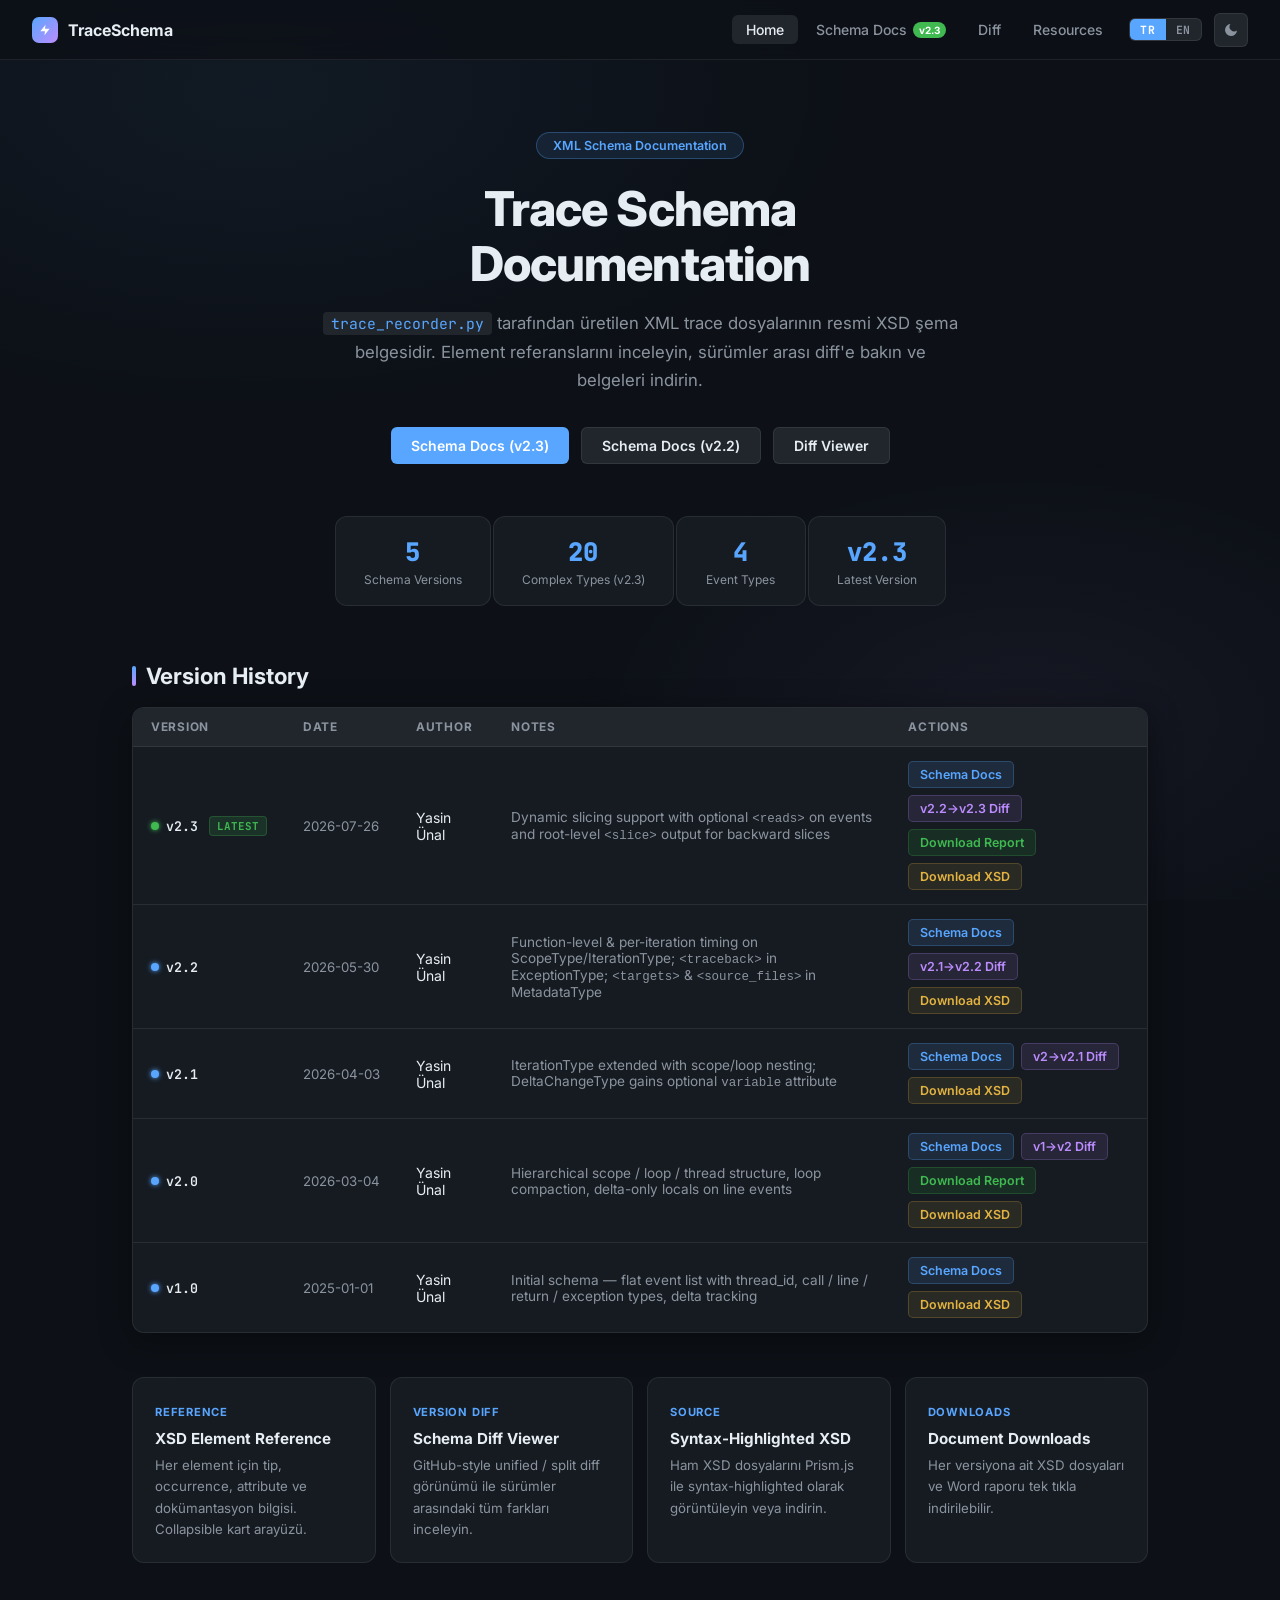
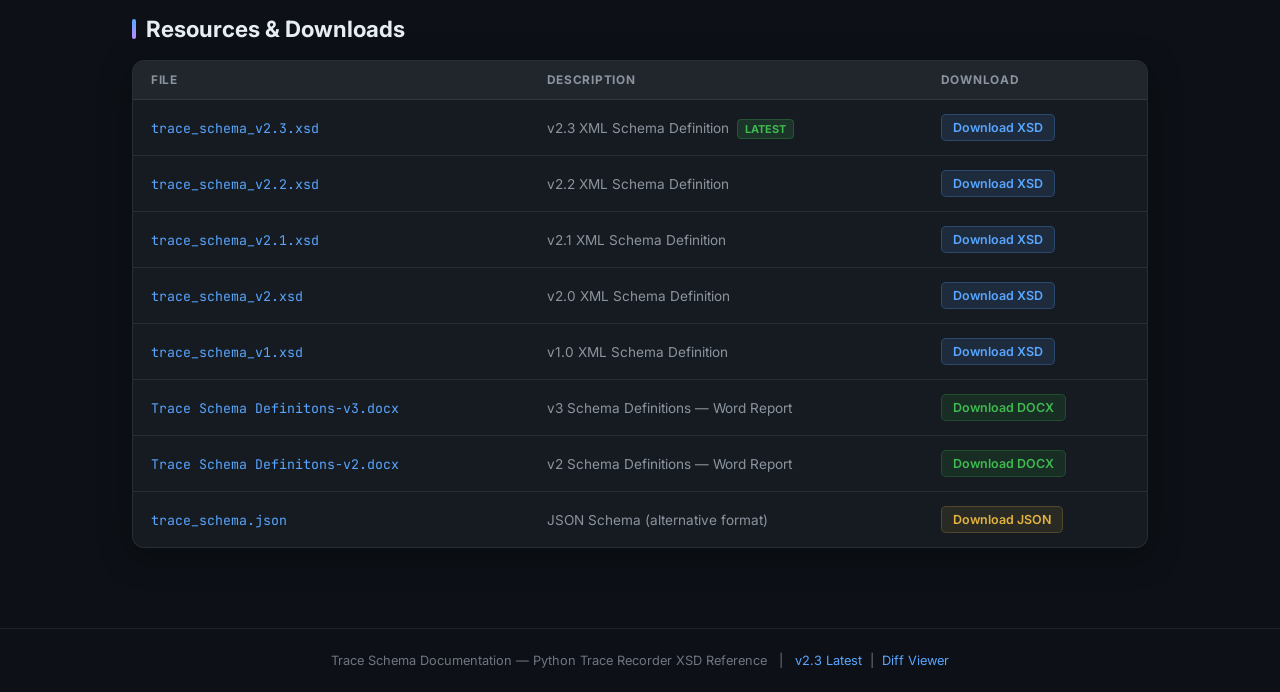
<file: index.html>
<!DOCTYPE html>
<html lang="en" data-theme="dark">
<head>
    <script>document.documentElement.setAttribute('data-lang', localStorage.getItem('ts-lang') || 'tr');</script>
    <meta charset="UTF-8" />
    <meta name="viewport" content="width=device-width, initial-scale=1.0" />
    <title>Trace Schema Documentation</title>
    <meta name="description"
        content="Official documentation for the Python Trace Recorder XML Schema (XSD). Browse schema versions, view element references, and compare version diffs." />
    <link rel="preconnect" href="https://fonts.googleapis.com" />
    <link rel="preconnect" href="https://fonts.gstatic.com" crossorigin />
    <link
        href="https://fonts.googleapis.com/css2?family=Inter:wght@300;400;500;600;700;800&family=JetBrains+Mono:wght@400;500&display=swap"
        rel="stylesheet" />
    <style>
        *,
        *::before,
        *::after {
            box-sizing: border-box;
            margin: 0;
            padding: 0;
        }

        :root {
            --bg: #0d1117;
            --bg2: #161b22;
            --bg3: #21262d;
            --border: rgba(255, 255, 255, 0.08);
            --accent: #58a6ff;
            --accent2: #79c0ff;
            --green: #3fb950;
            --purple: #bc8cff;
            --orange: #e3b341;
            --red: #f85149;
            --text: #e6edf3;
            --text2: #8b949e;
            --text3: #6e7681;
            --radius: 12px;
            --radius-sm: 6px;
            --shadow: 0 8px 32px rgba(0, 0, 0, 0.4);
        }

        [data-theme="light"] {
            --bg: #ffffff;
            --bg2: #f6f8fa;
            --bg3: #eaeef2;
            --border: rgba(0, 0, 0, 0.1);
            --accent: #0969da;
            --accent2: #218bff;
            --green: #1a7f37;
            --purple: #8250df;
            --orange: #9a6700;
            --red: #d1242f;
            --text: #1f2328;
            --text2: #656d76;
            --text3: #8c959f;
            --shadow: 0 4px 16px rgba(0, 0, 0, 0.1);
        }

        html {
            scroll-behavior: smooth;
        }

        body {
            font-family: 'Inter', sans-serif;
            background: var(--bg);
            color: var(--text);
            min-height: 100vh;
            overflow-x: hidden;
            transition: background 0.25s, color 0.25s;
        }

        body::before {
            content: '';
            position: fixed;
            inset: 0;
            pointer-events: none;
            z-index: 0;
            background: radial-gradient(ellipse 80% 60% at 20% 10%, rgba(88, 166, 255, 0.06) 0%, transparent 60%),
                radial-gradient(ellipse 60% 50% at 80% 80%, rgba(188, 140, 255, 0.05) 0%, transparent 60%);
        }

        [data-theme="light"] body::before {
            opacity: 0.4;
        }

        /* NAV */
        nav {
            position: sticky;
            top: 0;
            z-index: 100;
            display: flex;
            align-items: center;
            justify-content: space-between;
            padding: 0 2rem;
            height: 60px;
            background: rgba(13, 17, 23, 0.88);
            backdrop-filter: blur(12px);
            border-bottom: 1px solid var(--border);
            transition: background 0.25s;
        }

        [data-theme="light"] nav {
            background: rgba(255, 255, 255, 0.9);
        }

        .nav-brand {
            display: flex;
            align-items: center;
            gap: 10px;
            font-weight: 700;
            font-size: 1rem;
            color: var(--text);
            text-decoration: none;
        }

        .brand-icon {
            width: 26px;
            height: 26px;
            background: linear-gradient(135deg, var(--accent), var(--purple));
            border-radius: 7px;
            display: flex;
            align-items: center;
            justify-content: center;
        }

        .brand-icon svg {
            width: 14px;
            height: 14px;
            fill: #fff;
        }

        .nav-right {
            display: flex;
            align-items: center;
            gap: 0.25rem;
        }

        .nav-links {
            display: flex;
            align-items: center;
            gap: 0.25rem;
            list-style: none;
        }

        .nav-links a {
            display: flex;
            align-items: center;
            gap: 6px;
            padding: 6px 14px;
            border-radius: var(--radius-sm);
            color: var(--text2);
            text-decoration: none;
            font-size: 0.875rem;
            font-weight: 500;
            transition: color 0.2s, background 0.2s;
        }

        .nav-links a:hover,
        .nav-links a.active {
            color: var(--text);
            background: var(--bg3);
        }

        .nav-badge {
            font-size: 10px;
            font-weight: 700;
            padding: 2px 6px;
            border-radius: 999px;
            background: var(--green);
            color: #fff;
        }

        /* Theme toggle */
        .theme-btn {
            display: flex;
            align-items: center;
            justify-content: center;
            width: 34px;
            height: 34px;
            border-radius: var(--radius-sm);
            background: var(--bg3);
            border: 1px solid var(--border);
            color: var(--text2);
            cursor: pointer;
            margin-left: 8px;
            transition: background 0.2s, color 0.2s;
        }

        .theme-btn:hover {
            background: var(--bg2);
            color: var(--text);
        }

        .theme-btn svg {
            width: 16px;
            height: 16px;
            fill: currentColor;
        }

        /* HERO */
        .hero {
            position: relative;
            z-index: 1;
            max-width: 860px;
            margin: 0 auto;
            padding: 72px 2rem 52px;
            text-align: center;
        }

        .hero-badge {
            display: inline-flex;
            align-items: center;
            gap: 8px;
            padding: 5px 16px;
            background: rgba(88, 166, 255, 0.1);
            border: 1px solid rgba(88, 166, 255, 0.3);
            border-radius: 999px;
            font-size: 0.78rem;
            color: var(--accent);
            font-weight: 600;
            margin-bottom: 22px;
        }

        [data-theme="light"] .hero-badge {
            background: rgba(9, 105, 218, 0.08);
        }

        .hero h1 {
            font-size: clamp(1.9rem, 5vw, 3rem);
            font-weight: 800;
            line-height: 1.15;
            letter-spacing: -0.02em;
            margin-bottom: 18px;
        }

        .hero p {
            font-size: 1.05rem;
            color: var(--text2);
            line-height: 1.7;
            max-width: 640px;
            margin: 0 auto 32px;
        }

        .hero-actions {
            display: flex;
            gap: 12px;
            justify-content: center;
            flex-wrap: wrap;
        }

        .btn {
            display: inline-flex;
            align-items: center;
            gap: 7px;
            padding: 9px 20px;
            border-radius: var(--radius-sm);
            font-size: 0.875rem;
            font-weight: 600;
            text-decoration: none;
            cursor: pointer;
            border: none;
            transition: all 0.2s;
            white-space: nowrap;
        }

        .btn-primary {
            background: var(--accent);
            color: #fff;
        }

        .btn-primary:hover {
            background: var(--accent2);
            transform: translateY(-1px);
            box-shadow: 0 4px 14px rgba(88, 166, 255, 0.3);
        }

        .btn-secondary {
            background: var(--bg3);
            color: var(--text);
            border: 1px solid var(--border);
        }

        .btn-secondary:hover {
            background: var(--bg2);
            transform: translateY(-1px);
        }

        /* STATS */
        .stats-strip {
            position: relative;
            z-index: 1;
            display: flex;
            justify-content: center;
            gap: 2px;
            padding: 0 2rem 56px;
            flex-wrap: wrap;
        }

        .stat-card {
            background: var(--bg2);
            border: 1px solid var(--border);
            border-radius: var(--radius);
            padding: 18px 28px;
            text-align: center;
            min-width: 130px;
        }

        .stat-num {
            font-size: 1.6rem;
            font-weight: 800;
            color: var(--accent);
            display: block;
            font-family: 'JetBrains Mono', monospace;
        }

        .stat-label {
            font-size: 0.75rem;
            color: var(--text2);
            margin-top: 3px;
        }

        /* MAIN */
        .main-content {
            position: relative;
            z-index: 1;
            max-width: 1080px;
            margin: 0 auto;
            padding: 0 2rem 80px;
        }

        .section-header {
            display: flex;
            align-items: center;
            justify-content: space-between;
            margin-bottom: 18px;
        }

        .section-title {
            font-size: 1.4rem;
            font-weight: 700;
            display: flex;
            align-items: center;
            gap: 10px;
        }

        .section-title::before {
            content: '';
            display: inline-block;
            width: 4px;
            height: 20px;
            background: linear-gradient(180deg, var(--accent), var(--purple));
            border-radius: 2px;
        }

        /* VERSION TABLE */
        .version-table-wrap {
            background: var(--bg2);
            border: 1px solid var(--border);
            border-radius: var(--radius);
            overflow: hidden;
            box-shadow: var(--shadow);
        }

        table {
            width: 100%;
            border-collapse: collapse;
        }

        thead th {
            padding: 12px 18px;
            text-align: left;
            font-size: 0.74rem;
            font-weight: 700;
            color: var(--text2);
            text-transform: uppercase;
            letter-spacing: 0.06em;
            background: var(--bg3);
            border-bottom: 1px solid var(--border);
        }

        tbody tr {
            border-bottom: 1px solid var(--border);
            transition: background 0.15s;
        }

        tbody tr:last-child {
            border-bottom: none;
        }

        tbody tr:hover {
            background: rgba(88, 166, 255, 0.03);
        }

        tbody td {
            padding: 14px 18px;
            font-size: 0.875rem;
            vertical-align: middle;
        }

        .version-badge {
            display: inline-flex;
            align-items: center;
            gap: 7px;
            font-family: 'JetBrains Mono', monospace;
            font-size: 0.83rem;
            font-weight: 600;
        }

        .v-dot {
            width: 8px;
            height: 8px;
            border-radius: 50%;
            flex-shrink: 0;
        }

        .v-dot-green {
            background: var(--green);
            box-shadow: 0 0 5px var(--green);
        }

        .v-dot-blue {
            background: var(--accent);
            box-shadow: 0 0 5px var(--accent);
        }

        .latest-chip {
            font-size: 0.68rem;
            font-weight: 700;
            background: rgba(63, 185, 80, 0.15);
            color: var(--green);
            padding: 2px 7px;
            border-radius: 4px;
            margin-left: 4px;
            border: 1px solid rgba(63, 185, 80, 0.25);
        }

        .date-cell {
            color: var(--text2);
            font-size: 0.83rem;
            white-space: nowrap;
        }

        .comment-cell {
            color: var(--text2);
            font-size: 0.85rem;
        }

        .actions-cell {
            display: flex;
            align-items: center;
            gap: 7px;
            flex-wrap: wrap;
        }

        .btn-sm {
            display: inline-flex;
            align-items: center;
            gap: 5px;
            padding: 5px 11px;
            border-radius: 5px;
            font-size: 0.78rem;
            font-weight: 600;
            text-decoration: none;
            transition: all 0.2s;
            white-space: nowrap;
            cursor: pointer;
            border: 1px solid transparent;
        }

        .btn-sm-blue {
            background: rgba(88, 166, 255, 0.12);
            color: var(--accent);
            border-color: rgba(88, 166, 255, 0.25);
        }

        .btn-sm-blue:hover {
            background: rgba(88, 166, 255, 0.22);
        }

        .btn-sm-purple {
            background: rgba(188, 140, 255, 0.1);
            color: var(--purple);
            border-color: rgba(188, 140, 255, 0.22);
        }

        .btn-sm-purple:hover {
            background: rgba(188, 140, 255, 0.2);
        }

        .btn-sm-green {
            background: rgba(54, 211, 75, 0.1);
            color: var(--green);
            border-color: rgba(63, 185, 80, 0.22);
        }

        .btn-sm-green:hover {
            background: rgba(63, 185, 80, 0.2);
        }

        .btn-sm-orange {
            background: rgba(227, 179, 65, 0.1);
            color: var(--orange);
            border-color: rgba(227, 179, 65, 0.22);
        }

        .btn-sm-orange:hover {
            background: rgba(227, 179, 65, 0.2);
        }

        /* FEATURE CARDS */
        .features-grid {
            display: grid;
            grid-template-columns: repeat(auto-fit, minmax(240px, 1fr));
            gap: 14px;
            margin-top: 44px;
        }

        .feature-card {
            background: var(--bg2);
            border: 1px solid var(--border);
            border-radius: var(--radius);
            padding: 22px;
            transition: border-color 0.2s, transform 0.2s;
        }

        .feature-card:hover {
            border-color: rgba(88, 166, 255, 0.3);
            transform: translateY(-2px);
        }

        .feature-card h3 {
            font-size: 0.95rem;
            font-weight: 700;
            margin-bottom: 7px;
        }

        .feature-card p {
            font-size: 0.83rem;
            color: var(--text2);
            line-height: 1.6;
        }

        .feature-label {
            display: inline-block;
            font-size: 0.7rem;
            font-weight: 700;
            color: var(--accent);
            letter-spacing: 0.07em;
            text-transform: uppercase;
            margin-bottom: 10px;
        }

        .section-gap {
            margin-top: 52px;
        }

        footer {
            position: relative;
            z-index: 1;
            border-top: 1px solid var(--border);
            padding: 24px 2rem;
            text-align: center;
            color: var(--text3);
            font-size: 0.8rem;
        }

        footer a {
            color: var(--accent);
            text-decoration: none;
        }

        footer a:hover {
            text-decoration: underline;
        }

        /* i18n */
        html[data-lang="en"] .i18n-tr { display: none !important; }
        html[data-lang="tr"] .i18n-en { display: none !important; }
        .lang-toggle {
            display: flex; align-items: center;
            background: var(--bg3); border: 1px solid var(--border);
            border-radius: var(--radius-sm); overflow: hidden; margin-left: 8px;
        }
        .lang-btn {
            padding: 5px 10px; border: none; background: transparent;
            color: var(--text2); font-size: 0.71rem; font-weight: 700;
            cursor: pointer; font-family: 'JetBrains Mono', monospace;
            letter-spacing: 0.06em; line-height: 1;
            transition: background 0.15s, color 0.15s;
        }
        .lang-btn.active { background: var(--accent); color: #fff; }
        .lang-btn:hover:not(.active) { background: var(--bg3); color: var(--text); }

        @media (max-width:768px) {
            nav {
                padding: 0 1rem;
            }

            .hero {
                padding: 48px 1rem 36px;
            }

            .main-content {
                padding: 0 1rem 60px;
            }

            thead th:nth-child(3),
            tbody td:nth-child(3) {
                display: none;
            }
        }
    </style>
</head>
<body>

    <nav>
        <a href="index.html" class="nav-brand">
            <div class="brand-icon"><svg viewBox="0 0 24 24">
                    <path d="M13 3L4 14h8l-1 7 9-11h-8z" />
                </svg></div>
            TraceSchema
        </a>
        <div class="nav-right">
            <ul class="nav-links">
                <li><a href="index.html" class="active">Home</a></li>
                <li><a href="site/schema-v2.3.html">Schema Docs <span class="nav-badge">v2.3</span></a></li>
                <li><a href="site/diff.html">Diff</a></li>
                <li><a href="#resources">Resources</a></li>
            </ul>
            <div class="lang-toggle">
                <button class="lang-btn" data-lang="tr" onclick="setLang('tr')">TR</button>
                <button class="lang-btn" data-lang="en" onclick="setLang('en')">EN</button>
            </div>
            <button class="theme-btn" id="theme-toggle" title="Toggle light/dark theme" onclick="toggleTheme()">
                <svg id="icon-sun" viewBox="0 0 24 24" style="display:none">
                    <path
                        d="M12 17a5 5 0 1 0 0-10 5 5 0 0 0 0 10zm0 2a1 1 0 0 1 1 1v1a1 1 0 0 1-2 0v-1a1 1 0 0 1 1-1zm0-16a1 1 0 0 1 1 1v1a1 1 0 0 1-2 0V4a1 1 0 0 1 1-1zm9 8a1 1 0 0 1 0 2h-1a1 1 0 0 1 0-2h1zM4 12a1 1 0 0 1 0 2H3a1 1 0 0 1 0-2h1zm14.95 5.364a1 1 0 0 1-1.414 1.414l-.707-.707a1 1 0 0 1 1.414-1.414l.707.707zm-12.9-12.9A1 1 0 0 1 7.464 5.878l-.707.707A1 1 0 1 1 5.343 5.17l.707-.707zm12.9 0a1 1 0 0 1 0 1.414l-.707.707a1 1 0 1 1-1.414-1.414l.707-.707a1 1 0 0 1 1.414 0zM6.05 18.364a1 1 0 0 1-1.414-1.414l.707-.707a1 1 0 0 1 1.414 1.414l-.707.707z" />
                </svg>
                <svg id="icon-moon" viewBox="0 0 24 24">
                    <path d="M21 12.79A9 9 0 1 1 11.21 3 7 7 0 0 0 21 12.79z" />
                </svg>
            </button>
        </div>
    </nav>

    <section class="hero">
        <div class="hero-badge">XML Schema Documentation</div>
        <h1>Trace Schema<br />Documentation</h1>
        <p>
            <span class="i18n-tr"><code
                style="background:var(--bg3); padding:2px 8px; border-radius:4px; font-family:'JetBrains Mono',monospace; font-size:0.88em; color:var(--accent);">trace_recorder.py</code>
            tarafından üretilen XML trace dosyalarının resmi XSD şema belgesidir.
            Element referanslarını inceleyin, sürümler arası diff'e bakın ve belgeleri indirin.</span>
            <span class="i18n-en">The official XSD schema documentation for XML trace files produced by <code
                style="background:var(--bg3); padding:2px 8px; border-radius:4px; font-family:'JetBrains Mono',monospace; font-size:0.88em; color:var(--accent);">trace_recorder.py</code>.
            Browse element references, inspect version diffs, and download schemas.</span>
        </p>
        <div class="hero-actions">
            <a href="site/schema-v2.3.html" class="btn btn-primary">Schema Docs (v2.3)</a>
            <a href="site/schema-v2.2.html" class="btn btn-secondary">Schema Docs (v2.2)</a>
            <a href="site/diff.html" class="btn btn-secondary">Diff Viewer</a>
        </div>
    </section>

    <div class="stats-strip">
        <div class="stat-card"><span class="stat-num">5</span>
            <div class="stat-label">Schema Versions</div>
        </div>
        <div class="stat-card"><span class="stat-num">20</span>
            <div class="stat-label">Complex Types (v2.3)</div>
        </div>
        <div class="stat-card"><span class="stat-num">4</span>
            <div class="stat-label">Event Types</div>
        </div>
        <div class="stat-card"><span class="stat-num">v2.3</span>
            <div class="stat-label">Latest Version</div>
        </div>
    </div>

    <main class="main-content">

        <section id="versions">
            <div class="section-header">
                <h2 class="section-title">Version History</h2>
            </div>
            <div class="version-table-wrap">
                <table>
                    <thead>
                        <tr>
                            <th>Version</th>
                            <th>Date</th>
                            <th>Author</th>
                            <th>Notes</th>
                            <th>Actions</th>
                        </tr>
                    </thead>
                    <tbody>
                        <tr>
                            <td>
                                <span class="version-badge">
                                    <span class="v-dot v-dot-green"></span>
                                    v2.3 <span class="latest-chip">LATEST</span>
                                </span>
                            </td>
                            <td class="date-cell">2026-07-26</td>
                            <td>Yasin &Uuml;nal</td>
                            <td class="comment-cell">Dynamic slicing support with optional
                                <code style="font-size:0.78rem">&lt;reads&gt;</code> on events and root-level
                                <code style="font-size:0.78rem">&lt;slice&gt;</code> output for backward slices</td>
                            <td>
                                <div class="actions-cell">
                                    <a href="site/schema-v2.3.html" class="btn-sm btn-sm-blue">Schema Docs</a>
                                    <a href="site/diff.html?compare=v22v23" class="btn-sm btn-sm-purple">v2.2&rarr;v2.3 Diff</a>
                                    <a href="documents/Trace Schema Definitons-v3.docx" class="btn-sm btn-sm-green"
                                        download>Download Report</a>
                                    <a href="schema/trace_schema_v2.3.xsd" class="btn-sm btn-sm-orange" download>Download
                                        XSD</a>
                                </div>
                            </td>
                        </tr>
                        <tr>
                            <td>
                                <span class="version-badge">
                                    <span class="v-dot v-dot-blue"></span>
                                    v2.2
                                </span>
                            </td>
                            <td class="date-cell">2026-05-30</td>
                            <td>Yasin &Uuml;nal</td>
                            <td class="comment-cell">Function-level &amp; per-iteration timing on ScopeType/IterationType;
                                <code style="font-size:0.78rem">&lt;traceback&gt;</code> in ExceptionType;
                                <code style="font-size:0.78rem">&lt;targets&gt;</code> &amp;
                                <code style="font-size:0.78rem">&lt;source_files&gt;</code> in MetadataType</td>
                            <td>
                                <div class="actions-cell">
                                    <a href="site/schema-v2.2.html" class="btn-sm btn-sm-blue">Schema Docs</a>
                                    <a href="site/diff.html?compare=v21v22" class="btn-sm btn-sm-purple">v2.1&rarr;v2.2 Diff</a>
                                    <a href="schema/trace_schema_v2.2.xsd" class="btn-sm btn-sm-orange" download>Download
                                        XSD</a>
                                </div>
                            </td>
                        </tr>
                        <tr>
                            <td>
                                <span class="version-badge">
                                    <span class="v-dot v-dot-blue"></span>
                                    v2.1
                                </span>
                            </td>
                            <td class="date-cell">2026-04-03</td>
                            <td>Yasin &Uuml;nal</td>
                            <td class="comment-cell">IterationType extended with scope/loop nesting; DeltaChangeType
                                gains optional <code style="font-size:0.78rem">variable</code> attribute</td>
                            <td>
                                <div class="actions-cell">
                                    <a href="site/schema-v2.1.html" class="btn-sm btn-sm-blue">Schema Docs</a>
                                    <a href="site/diff.html?compare=v2v21" class="btn-sm btn-sm-purple">v2&rarr;v2.1 Diff</a>
                                    <a href="schema/trace_schema_v2.1.xsd" class="btn-sm btn-sm-orange" download>Download
                                        XSD</a>
                                </div>
                            </td>
                        </tr>
                        <tr>
                            <td>
                                <span class="version-badge">
                                    <span class="v-dot v-dot-blue"></span>
                                    v2.0
                                </span>
                            </td>
                            <td class="date-cell">2026-03-04</td>
                            <td>Yasin &Uuml;nal</td>
                            <td class="comment-cell">Hierarchical scope / loop / thread structure, loop compaction,
                                delta-only locals on line events</td>
                            <td>
                                <div class="actions-cell">
                                    <a href="site/schema-v2.html" class="btn-sm btn-sm-blue">Schema Docs</a>
                                    <a href="site/diff.html" class="btn-sm btn-sm-purple">v1&rarr;v2 Diff</a>
                                    <a href="documents/Trace Schema Definitons-v2.docx" class="btn-sm btn-sm-green"
                                        download>Download Report</a>
                                    <a href="schema/trace_schema_v2.xsd" class="btn-sm btn-sm-orange" download>Download
                                        XSD</a>
                                </div>
                            </td>
                        </tr>
                        <tr>
                            <td>
                                <span class="version-badge">
                                    <span class="v-dot v-dot-blue"></span>
                                    v1.0
                                </span>
                            </td>
                            <td class="date-cell">2025-01-01</td>
                            <td>Yasin &Uuml;nal</td>
                            <td class="comment-cell">Initial schema &mdash; flat event list with thread_id, call / line
                                / return / exception types, delta tracking</td>
                            <td>
                                <div class="actions-cell">
                                    <a href="site/schema-v1.html" class="btn-sm btn-sm-blue">Schema Docs</a>
                                    <a href="schema/trace_schema_v1.xsd" class="btn-sm btn-sm-orange" download>Download
                                        XSD</a>
                                </div>
                            </td>
                        </tr>
                    </tbody>
                </table>
            </div>
        </section>

        <div class="features-grid">
            <div class="feature-card">
                <div class="feature-label">Reference</div>
                <h3>XSD Element Reference</h3>
                <p><span class="i18n-tr">Her element için tip, occurrence, attribute ve dokümantasyon bilgisi. Collapsible kart arayüzü.</span><span class="i18n-en">Type, occurrence, attribute, and documentation for every element. Collapsible card interface.</span></p>
            </div>
            <div class="feature-card">
                <div class="feature-label">Version Diff</div>
                <h3>Schema Diff Viewer</h3>
                <p><span class="i18n-tr">GitHub-style unified / split diff görünümü ile sürümler arasındaki tüm farkları inceleyin.</span><span class="i18n-en">Review all differences between schema versions with a GitHub-style unified / split diff view.</span></p>
            </div>
            <div class="feature-card">
                <div class="feature-label">Source</div>
                <h3>Syntax-Highlighted XSD</h3>
                <p><span class="i18n-tr">Ham XSD dosyalarını Prism.js ile syntax-highlighted olarak görüntüleyin veya indirin.</span><span class="i18n-en">View or download raw XSD files with Prism.js syntax highlighting.</span></p>
            </div>
            <div class="feature-card">
                <div class="feature-label">Downloads</div>
                <h3>Document Downloads</h3>
                <p><span class="i18n-tr">Her versiyona ait XSD dosyaları ve Word raporu tek tıkla indirilebilir.</span><span class="i18n-en">XSD files and Word reports for each version, downloadable with a single click.</span></p>
            </div>
        </div>

        <section id="resources" class="section-gap">
            <div class="section-header">
                <h2 class="section-title">Resources &amp; Downloads</h2>
            </div>
            <div class="version-table-wrap">
                <table>
                    <thead>
                        <tr>
                            <th>File</th>
                            <th>Description</th>
                            <th>Download</th>
                        </tr>
                    </thead>
                    <tbody>
                        <tr>
                            <td><code
                                    style="font-family:'JetBrains Mono',monospace; color:var(--accent); font-size:0.83rem;">trace_schema_v2.3.xsd</code>
                            </td>
                            <td class="comment-cell">v2.3 XML Schema Definition <span class="latest-chip">LATEST</span></td>
                            <td><a href="schema/trace_schema_v2.3.xsd" class="btn-sm btn-sm-blue" download>Download
                                    XSD</a></td>
                        </tr>
                        <tr>
                            <td><code
                                    style="font-family:'JetBrains Mono',monospace; color:var(--accent); font-size:0.83rem;">trace_schema_v2.2.xsd</code>
                            </td>
                            <td class="comment-cell">v2.2 XML Schema Definition</td>
                            <td><a href="schema/trace_schema_v2.2.xsd" class="btn-sm btn-sm-blue" download>Download
                                    XSD</a></td>
                        </tr>
                        <tr>
                            <td><code
                                    style="font-family:'JetBrains Mono',monospace; color:var(--accent); font-size:0.83rem;">trace_schema_v2.1.xsd</code>
                            </td>
                            <td class="comment-cell">v2.1 XML Schema Definition</td>
                            <td><a href="schema/trace_schema_v2.1.xsd" class="btn-sm btn-sm-blue" download>Download
                                    XSD</a></td>
                        </tr>
                        <tr>
                            <td><code
                                    style="font-family:'JetBrains Mono',monospace; color:var(--accent); font-size:0.83rem;">trace_schema_v2.xsd</code>
                            </td>
                            <td class="comment-cell">v2.0 XML Schema Definition</td>
                            <td><a href="schema/trace_schema_v2.xsd" class="btn-sm btn-sm-blue" download>Download
                                    XSD</a></td>
                        </tr>
                        <tr>
                            <td><code
                                    style="font-family:'JetBrains Mono',monospace; color:var(--accent); font-size:0.83rem;">trace_schema_v1.xsd</code>
                            </td>
                            <td class="comment-cell">v1.0 XML Schema Definition</td>
                            <td><a href="schema/trace_schema_v1.xsd" class="btn-sm btn-sm-blue" download>Download
                                    XSD</a></td>
                        </tr>
                        <tr>
                            <td><code
                                    style="font-family:'JetBrains Mono',monospace; color:var(--accent); font-size:0.83rem;">Trace Schema Definitons-v3.docx</code>
                            </td>
                            <td class="comment-cell">v3 Schema Definitions &mdash; Word Report</td>
                            <td><a href="documents/Trace Schema Definitons-v3.docx" class="btn-sm btn-sm-green"
                                    download>Download DOCX</a></td>
                        </tr>
                        <tr>
                            <td><code
                                    style="font-family:'JetBrains Mono',monospace; color:var(--accent); font-size:0.83rem;">Trace Schema Definitons-v2.docx</code>
                            </td>
                            <td class="comment-cell">v2 Schema Definitions &mdash; Word Report</td>
                            <td><a href="documents/Trace Schema Definitons-v2.docx" class="btn-sm btn-sm-green"
                                    download>Download DOCX</a></td>
                        </tr>
                        <tr>
                            <td><code
                                    style="font-family:'JetBrains Mono',monospace; color:var(--accent); font-size:0.83rem;">trace_schema.json</code>
                            </td>
                            <td class="comment-cell">JSON Schema (alternative format)</td>
                            <td><a href="schema/trace_schema.json" class="btn-sm btn-sm-orange" download>Download
                                    JSON</a></td>
                        </tr>
                    </tbody>
                </table>
            </div>
        </section>

    </main>

    <footer>
        <p>Trace Schema Documentation &mdash; Python Trace Recorder XSD Reference &nbsp;&nbsp;|&nbsp;&nbsp; <a
                href="site/schema-v2.3.html">v2.3 Latest</a> &nbsp;|&nbsp; <a href="site/diff.html">Diff Viewer</a></p>
    </footer>

    <script>
        function toggleTheme() {
            const html = document.documentElement;
            const isDark = html.getAttribute('data-theme') === 'dark';
            html.setAttribute('data-theme', isDark ? 'light' : 'dark');
            document.getElementById('icon-sun').style.display = isDark ? 'block' : 'none';
            document.getElementById('icon-moon').style.display = isDark ? 'none' : 'block';
            localStorage.setItem('ts-theme', isDark ? 'light' : 'dark');
        }
        (function () {
            const saved = localStorage.getItem('ts-theme');
            if (saved === 'light') {
                document.documentElement.setAttribute('data-theme', 'light');
                document.getElementById('icon-sun').style.display = 'block';
                document.getElementById('icon-moon').style.display = 'none';
            }
        })();
    </script>
    <script src="site/lang.js"></script>
</body>
</html>
</file>
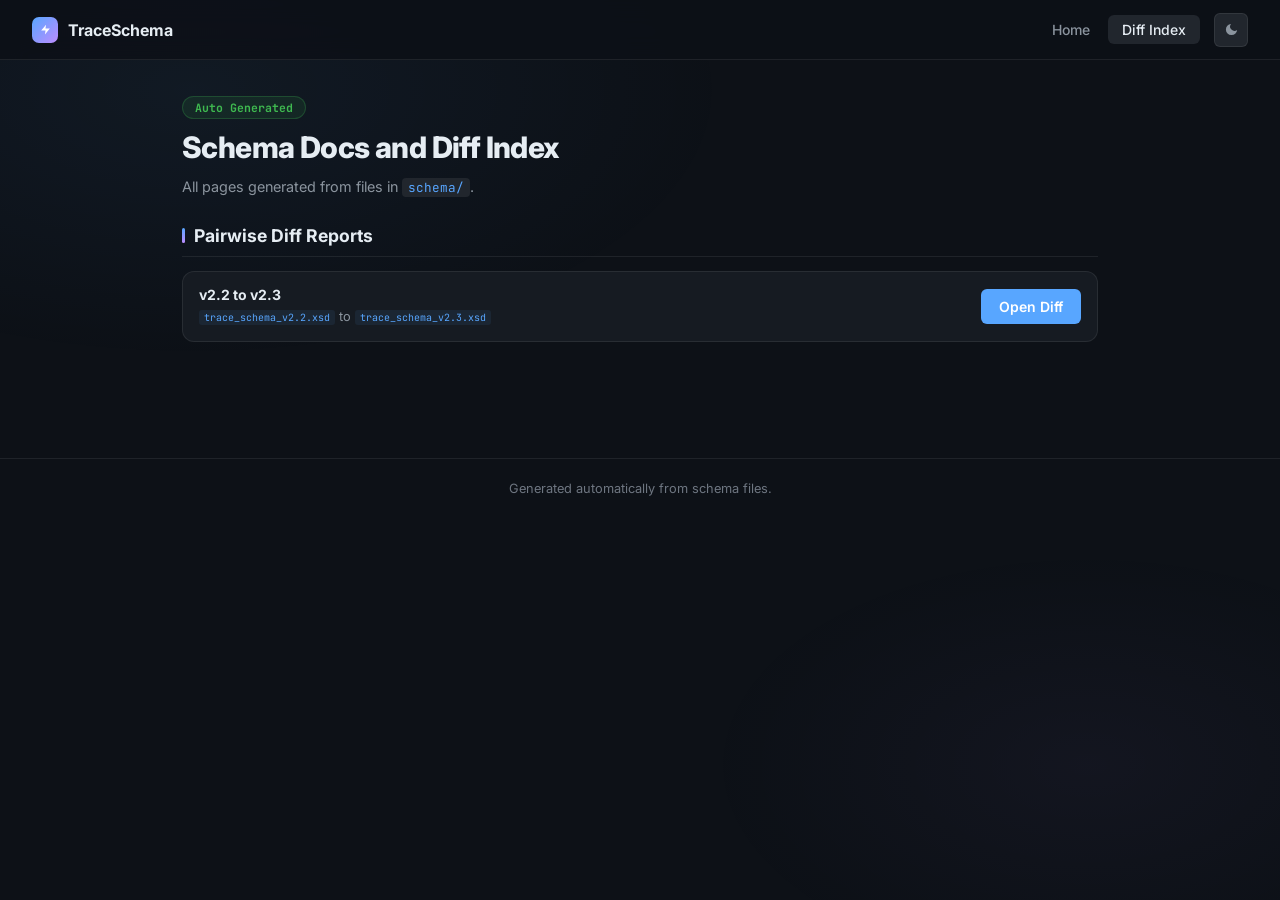
<file: version_diff/index.html>
<!DOCTYPE html>
<html lang="en" data-theme="dark">
<head>
    <meta charset="UTF-8" />
    <meta name="viewport" content="width=device-width, initial-scale=1.0" />
    <title>Schema Diff Index - TraceSchema Docs</title>
    <link rel="preconnect" href="https://fonts.googleapis.com" />
    <link rel="preconnect" href="https://fonts.gstatic.com" crossorigin />
    <link href="https://fonts.googleapis.com/css2?family=Inter:wght@300;400;500;600;700;800&family=JetBrains+Mono:wght@400;500&display=swap" rel="stylesheet" />
    <link rel="stylesheet" href="../site/schema-shared.css" />
    <style>
        .index-wrap { position: relative; z-index: 1; max-width: 980px; margin: 0 auto; padding: 36px 2rem 80px; }
        .list-grid { display: grid; gap: 10px; }
        .list-item { display: flex; justify-content: space-between; align-items: center; gap: 12px; }
        .list-item a { text-decoration: none; }
    </style>
</head>
<body>
    <nav>
        <a href="../index.html" class="nav-brand">
            <div class="brand-icon"><svg viewBox="0 0 24 24"><path d="M13 3L4 14h8l-1 7 9-11h-8z" /></svg></div>
            TraceSchema
        </a>
        <div class="nav-right">
            <ul class="nav-links">
                <li><a href="../index.html">Home</a></li>
                <li><a href="index.html" class="active">Diff Index</a></li>
            </ul>
            <button class="theme-btn" title="Toggle theme" onclick="toggleTheme()">
                <svg id="icon-sun" viewBox="0 0 24 24" style="display:none"><path d="M12 17a5 5 0 1 0 0-10 5 5 0 0 0 0 10zm0 2a1 1 0 0 1 1 1v1a1 1 0 0 1-2 0v-1a1 1 0 0 1 1-1zm0-16a1 1 0 0 1 1 1v1a1 1 0 0 1-2 0V4a1 1 0 0 1 1-1zm9 8a1 1 0 0 1 0 2h-1a1 1 0 0 1 0-2h1zM4 12a1 1 0 0 1 0 2H3a1 1 0 0 1 0-2h1z"/></svg>
                <svg id="icon-moon" viewBox="0 0 24 24"><path d="M21 12.79A9 9 0 1 1 11.21 3 7 7 0 0 0 21 12.79z" /></svg>
            </button>
        </div>
    </nav>

    <div class="index-wrap">
        <div class="page-header">
            <div class="version-tag green">Auto Generated</div>
            <h1 class="page-title">Schema Docs and Diff Index</h1>
            <p class="page-desc">All pages generated from files in <code>schema/</code>.</p>
        </div>


        <div class="doc-section">
            <h2 class="section-title">Pairwise Diff Reports</h2>
            <div class="changelog-grid">
                    <div class="cl-card list-item">
                        <div>
                            <h4>v2.2 to v2.3</h4>
                            <p><code>trace_schema_v2.2.xsd</code> to <code>trace_schema_v2.3.xsd</code></p>
                        </div>
                        <a href="diff-v2.2-to-v2.3.html" class="btn btn-primary">Open Diff</a>
                    </div>
            </div>
        </div>
    </div>

    <footer>Generated automatically from schema files.</footer>

    <script>
        function toggleTheme() {
            const html = document.documentElement;
            const isDark = html.getAttribute('data-theme') === 'dark';
            html.setAttribute('data-theme', isDark ? 'light' : 'dark');
            localStorage.setItem('schema-theme', isDark ? 'light' : 'dark');
            refreshThemeIcons();
        }

        function refreshThemeIcons() {
            const isDark = document.documentElement.getAttribute('data-theme') === 'dark';
            document.getElementById('icon-moon').style.display = isDark ? 'block' : 'none';
            document.getElementById('icon-sun').style.display = isDark ? 'none' : 'block';
        }

        (function initTheme() {
            const savedTheme = localStorage.getItem('schema-theme');
            if (savedTheme) {
                document.documentElement.setAttribute('data-theme', savedTheme);
            }
            refreshThemeIcons();
        })();
    </script>
</body>
</html>
</file>
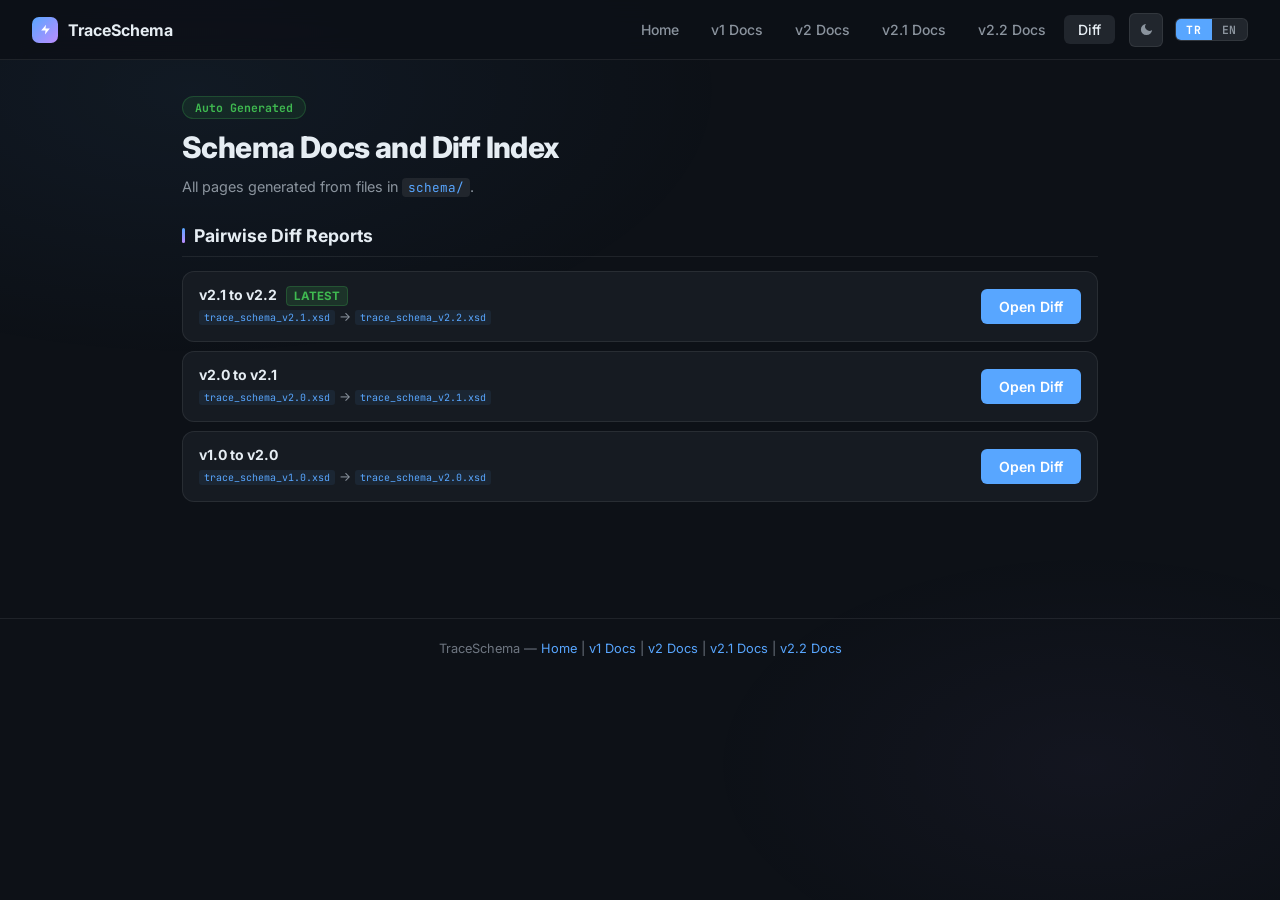
<file: site/diff.html>
<!DOCTYPE html>
<html lang="en" data-theme="dark">
<head>
    <meta charset="UTF-8" />
    <meta name="viewport" content="width=device-width, initial-scale=1.0" />
    <title>Schema Diff Index - TraceSchema Docs</title>
    <link rel="preconnect" href="https://fonts.googleapis.com" />
    <link rel="preconnect" href="https://fonts.gstatic.com" crossorigin />
    <link href="https://fonts.googleapis.com/css2?family=Inter:wght@300;400;500;600;700;800&family=JetBrains+Mono:wght@400;500&display=swap" rel="stylesheet" />
    <link rel="stylesheet" href="../site/schema-shared.css" />
    <script>document.documentElement.setAttribute('data-lang', localStorage.getItem('ts-lang') || 'tr');</script>
    <style>
        .index-wrap { position: relative; z-index: 1; max-width: 980px; margin: 0 auto; padding: 36px 2rem 80px; }
        .list-grid { display: grid; gap: 10px; }
        .list-item { display: flex; justify-content: space-between; align-items: center; gap: 12px; }
        .list-item a { text-decoration: none; }
    </style>
</head>
<body>
    <nav>
        <a href="../index.html" class="nav-brand">
            <div class="brand-icon"><svg viewBox="0 0 24 24"><path d="M13 3L4 14h8l-1 7 9-11h-8z" /></svg></div>
            TraceSchema
        </a>
        <div class="nav-right">
            <ul class="nav-links">
                <li><a href="../index.html">Home</a></li>
                <li><a href="schema-v1.html">v1 Docs</a></li>
                <li><a href="schema-v2.html">v2 Docs</a></li>
                <li><a href="schema-v2.1.html">v2.1 Docs</a></li>
                <li><a href="schema-v2.2.html">v2.2 Docs</a></li>
                <li><a href="diff.html" class="active">Diff</a></li>
            </ul>
            <button class="theme-btn" title="Toggle theme" onclick="toggleTheme()">
                <svg id="icon-sun" viewBox="0 0 24 24" style="display:none"><path d="M12 17a5 5 0 1 0 0-10 5 5 0 0 0 0 10zm0 2a1 1 0 0 1 1 1v1a1 1 0 0 1-2 0v-1a1 1 0 0 1 1-1zm0-16a1 1 0 0 1 1 1v1a1 1 0 0 1-2 0V4a1 1 0 0 1 1-1zm9 8a1 1 0 0 1 0 2h-1a1 1 0 0 1 0-2h1zM4 12a1 1 0 0 1 0 2H3a1 1 0 0 1 0-2h1z"/></svg>
                <svg id="icon-moon" viewBox="0 0 24 24"><path d="M21 12.79A9 9 0 1 1 11.21 3 7 7 0 0 0 21 12.79z" /></svg>
            </button>
            <div class="lang-toggle">
              <button class="lang-btn" data-lang="tr" onclick="setLang('tr')">TR</button>
              <button class="lang-btn" data-lang="en" onclick="setLang('en')">EN</button>
            </div>
        </div>
    </nav>

    <div class="index-wrap">
        <div class="page-header">
            <div class="version-tag green">Auto Generated</div>
            <h1 class="page-title">Schema Docs and Diff Index</h1>
            <p class="page-desc">All pages generated from files in <code>schema/</code>.</p>
        </div>


        <div class="doc-section">
            <h2 class="section-title">Pairwise Diff Reports</h2>
            <div class="changelog-grid">
                <div class="cl-card list-item">
                    <div>
                        <h4>v2.1 to v2.2 <span style="font-size:0.72rem;background:rgba(63,185,80,0.15);color:#3fb950;border:1px solid rgba(63,185,80,0.25);padding:2px 7px;border-radius:4px;font-weight:700;margin-left:6px;">LATEST</span></h4>
                        <p><code>trace_schema_v2.1.xsd</code> → <code>trace_schema_v2.2.xsd</code></p>
                    </div>
                    <a href="../version_diff/diff-v2.1-to-v2.2.html" class="btn btn-primary">Open Diff</a>
                </div>
                <div class="cl-card list-item">
                    <div>
                        <h4>v2.0 to v2.1</h4>
                        <p><code>trace_schema_v2.0.xsd</code> → <code>trace_schema_v2.1.xsd</code></p>
                    </div>
                    <a href="../version_diff/diff-v2.0-to-v2.1.html" class="btn btn-primary">Open Diff</a>
                </div>
                <div class="cl-card list-item">
                    <div>
                        <h4>v1.0 to v2.0</h4>
                        <p><code>trace_schema_v1.0.xsd</code> → <code>trace_schema_v2.0.xsd</code></p>
                    </div>
                    <a href="../version_diff/diff-v1.0-to-v2.0.html" class="btn btn-primary">Open Diff</a>
                </div>
            </div>
        </div>

    </div>

    <footer>
        <p>TraceSchema — <a href="../index.html">Home</a> | <a href="schema-v1.html">v1 Docs</a> | <a href="schema-v2.html">v2 Docs</a> | <a href="schema-v2.1.html">v2.1 Docs</a> | <a href="schema-v2.2.html">v2.2 Docs</a></p>
    </footer>

    <script src="lang.js"></script>
    <script>
        function toggleTheme() {
            const html = document.documentElement;
            const isDark = html.getAttribute('data-theme') === 'dark';
            html.setAttribute('data-theme', isDark ? 'light' : 'dark');
            localStorage.setItem('schema-theme', isDark ? 'light' : 'dark');
            refreshThemeIcons();
        }

        function refreshThemeIcons() {
            const isDark = document.documentElement.getAttribute('data-theme') === 'dark';
            document.getElementById('icon-moon').style.display = isDark ? 'block' : 'none';
            document.getElementById('icon-sun').style.display = isDark ? 'none' : 'block';
        }

        (function initTheme() {
            const savedTheme = localStorage.getItem('schema-theme');
            if (savedTheme) {
                document.documentElement.setAttribute('data-theme', savedTheme);
            }
            refreshThemeIcons();
        })();
    </script>
</body>
</html>
</file>
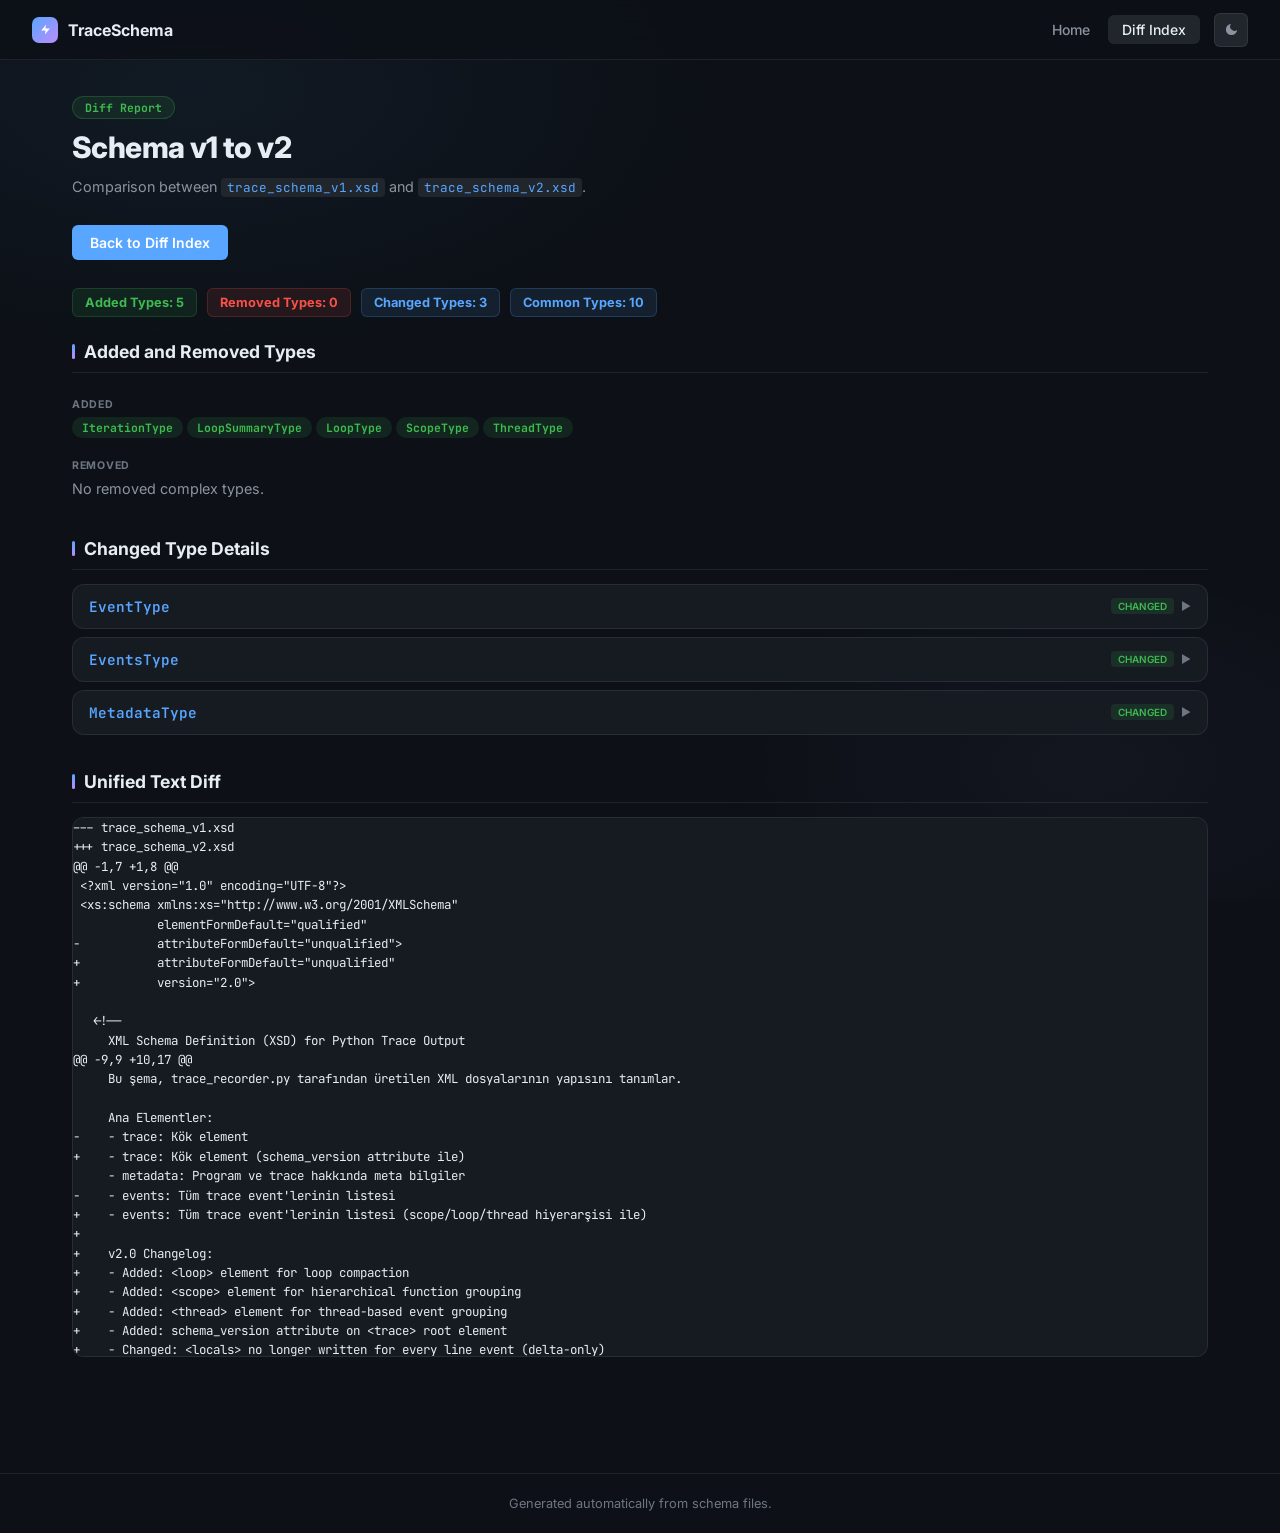
<file: version_diff/diff-v1.0-to-v2.0.html>
<!DOCTYPE html>
<html lang="en" data-theme="dark">
<head>
    <meta charset="UTF-8" />
    <meta name="viewport" content="width=device-width, initial-scale=1.0" />
    <title>Schema Diff v1 to v2 - TraceSchema Docs</title>
    <link rel="preconnect" href="https://fonts.googleapis.com" />
    <link rel="preconnect" href="https://fonts.gstatic.com" crossorigin />
    <link href="https://fonts.googleapis.com/css2?family=Inter:wght@300;400;500;600;700;800&family=JetBrains+Mono:wght@400;500&display=swap" rel="stylesheet" />
    <link rel="stylesheet" href="../site/schema-shared.css" />
    <style>
        .diff-page { position: relative; z-index: 1; max-width: 1200px; margin: 0 auto; padding: 36px 2rem 80px; }
        .diff-stats { display: flex; gap: 10px; margin: 10px 0 24px; flex-wrap: wrap; }
        .diff-stat { display: inline-flex; padding: 6px 12px; border-radius: 6px; font-size: 0.8rem; font-weight: 700; }
        .stat-added { background: rgba(63,185,80,0.1); color: var(--green); border: 1px solid rgba(63,185,80,0.2); }
        .stat-removed { background: rgba(248,81,73,0.1); color: var(--red); border: 1px solid rgba(248,81,73,0.2); }
        .stat-changed { background: rgba(88,166,255,0.1); color: var(--accent); border: 1px solid rgba(88,166,255,0.2); }
        .list-wrap { display: grid; gap: 10px; margin-bottom: 22px; }
        .chip { display: inline-flex; align-items: center; padding: 3px 10px; border-radius: 999px; font-size: 0.72rem; font-weight: 700; font-family: 'JetBrains Mono', monospace; }
        .chip-added { background: rgba(63,185,80,0.12); color: var(--green); }
        .chip-removed { background: rgba(248,81,73,0.12); color: var(--red); }
        .chip-changed { background: rgba(88,166,255,0.12); color: var(--accent); }
        .code-wrap pre { margin: 0; font-family: 'JetBrains Mono', monospace; font-size: 0.78rem; line-height: 1.55; }
    </style>
</head>
<body>
    <nav>
        <a href="../index.html" class="nav-brand">
            <div class="brand-icon"><svg viewBox="0 0 24 24"><path d="M13 3L4 14h8l-1 7 9-11h-8z" /></svg></div>
            TraceSchema
        </a>
        <div class="nav-right">
            <ul class="nav-links">
                <li><a href="../index.html">Home</a></li>
                <li><a href="index.html" class="active">Diff Index</a></li>
            </ul>
            <button class="theme-btn" title="Toggle theme" onclick="toggleTheme()">
                <svg id="icon-sun" viewBox="0 0 24 24" style="display:none"><path d="M12 17a5 5 0 1 0 0-10 5 5 0 0 0 0 10zm0 2a1 1 0 0 1 1 1v1a1 1 0 0 1-2 0v-1a1 1 0 0 1 1-1zm0-16a1 1 0 0 1 1 1v1a1 1 0 0 1-2 0V4a1 1 0 0 1 1-1zm9 8a1 1 0 0 1 0 2h-1a1 1 0 0 1 0-2h1zM4 12a1 1 0 0 1 0 2H3a1 1 0 0 1 0-2h1z"/></svg>
                <svg id="icon-moon" viewBox="0 0 24 24"><path d="M21 12.79A9 9 0 1 1 11.21 3 7 7 0 0 0 21 12.79z" /></svg>
            </button>
        </div>
    </nav>

    <div class="diff-page">
        <div class="page-header">
            <div class="version-tag green">Diff Report</div>
            <h1 class="page-title">Schema v1 to v2</h1>
            <p class="page-desc">Comparison between <code>trace_schema_v1.xsd</code> and <code>trace_schema_v2.xsd</code>.</p>
        </div>

        <div class="actions-bar">
            <a href="index.html" class="btn btn-primary">Back to Diff Index</a>
        </div>

        <div class="diff-stats">
            <span class="diff-stat stat-added">Added Types: 5</span>
            <span class="diff-stat stat-removed">Removed Types: 0</span>
            <span class="diff-stat stat-changed">Changed Types: 3</span>
            <span class="diff-stat stat-changed">Common Types: 10</span>
        </div>

        <div class="doc-section">
            <h2 class="section-title">Added and Removed Types</h2>
            <div class="list-wrap">
                <div>
                    <p class="mini-label">Added</p>
<span class="chip chip-added">IterationType</span> <span class="chip chip-added">LoopSummaryType</span> <span class="chip chip-added">LoopType</span> <span class="chip chip-added">ScopeType</span> <span class="chip chip-added">ThreadType</span>                 </div>
                <div>
                    <p class="mini-label">Removed</p>
                        <p class="page-desc">No removed complex types.</p>
                </div>
            </div>
        </div>

        <div class="doc-section">
            <h2 class="section-title">Changed Type Details</h2>
                <div class="type-card">
                    <div class="type-card-header" onclick="toggleCard(this)">
                        <span class="type-name">EventType</span>
                        <div class="header-right">
                            <span class="type-kind kind-new">CHANGED</span>
                            <span class="chevron">▶</span>
                        </div>
                    </div>
                    <div class="type-card-body">
                        <p class="mini-label">Elements Added</p>
                        <table class="mini-table">
                            <thead><tr><th>Name</th><th>Type</th><th>Occurs</th></tr></thead>
                            <tbody>
                                <tr><td><code>file</code></td><td><code>xs:string</code></td><td class="occur">0..1</td></tr>
                                <tr><td><code>function</code></td><td><code>xs:string</code></td><td class="occur">0..1</td></tr>
                                <tr><td><code>thread_id</code></td><td><code>xs:nonNegativeInteger</code></td><td class="occur">0..1</td></tr>
                            </tbody>
                        </table>

                        <p class="mini-label">Elements Removed</p>
                        <table class="mini-table">
                            <thead><tr><th>Name</th><th>Type</th><th>Occurs</th></tr></thead>
                            <tbody>
                                <tr><td><code>file</code></td><td><code>xs:string</code></td><td class="occur">1..1</td></tr>
                                <tr><td><code>function</code></td><td><code>xs:string</code></td><td class="occur">1..1</td></tr>
                                <tr><td><code>thread_id</code></td><td><code>xs:nonNegativeInteger</code></td><td class="occur">1..1</td></tr>
                            </tbody>
                        </table>

                        <p class="mini-label">Attributes Added</p>
<p class="page-desc">No added attributes.</p>
                        <p class="mini-label">Attributes Removed</p>
<p class="page-desc">No removed attributes.</p>                    </div>
                </div>
                <div class="type-card">
                    <div class="type-card-header" onclick="toggleCard(this)">
                        <span class="type-name">EventsType</span>
                        <div class="header-right">
                            <span class="type-kind kind-new">CHANGED</span>
                            <span class="chevron">▶</span>
                        </div>
                    </div>
                    <div class="type-card-body">
                        <p class="mini-label">Elements Added</p>
                        <table class="mini-table">
                            <thead><tr><th>Name</th><th>Type</th><th>Occurs</th></tr></thead>
                            <tbody>
                                <tr><td><code>event</code></td><td><code>EventType</code></td><td class="occur">1..1</td></tr>
                                <tr><td><code>loop</code></td><td><code>LoopType</code></td><td class="occur">1..1</td></tr>
                                <tr><td><code>scope</code></td><td><code>ScopeType</code></td><td class="occur">1..1</td></tr>
                                <tr><td><code>thread</code></td><td><code>ThreadType</code></td><td class="occur">1..1</td></tr>
                            </tbody>
                        </table>

                        <p class="mini-label">Elements Removed</p>
                        <table class="mini-table">
                            <thead><tr><th>Name</th><th>Type</th><th>Occurs</th></tr></thead>
                            <tbody>
                                <tr><td><code>event</code></td><td><code>EventType</code></td><td class="occur">0..unbounded</td></tr>
                            </tbody>
                        </table>

                        <p class="mini-label">Attributes Added</p>
<p class="page-desc">No added attributes.</p>
                        <p class="mini-label">Attributes Removed</p>
<p class="page-desc">No removed attributes.</p>                    </div>
                </div>
                <div class="type-card">
                    <div class="type-card-header" onclick="toggleCard(this)">
                        <span class="type-name">MetadataType</span>
                        <div class="header-right">
                            <span class="type-kind kind-new">CHANGED</span>
                            <span class="chevron">▶</span>
                        </div>
                    </div>
                    <div class="type-card-body">
                        <p class="mini-label">Elements Added</p>
                        <table class="mini-table">
                            <thead><tr><th>Name</th><th>Type</th><th>Occurs</th></tr></thead>
                            <tbody>
                                <tr><td><code>schema_version</code></td><td><code>xs:string</code></td><td class="occur">0..1</td></tr>
                            </tbody>
                        </table>

                        <p class="mini-label">Elements Removed</p>
<p class="page-desc">No removed elements.</p>
                        <p class="mini-label">Attributes Added</p>
<p class="page-desc">No added attributes.</p>
                        <p class="mini-label">Attributes Removed</p>
<p class="page-desc">No removed attributes.</p>                    </div>
                </div>
        </div>

        <div class="doc-section">
            <h2 class="section-title">Unified Text Diff</h2>
            <div class="code-wrap"><pre>--- trace_schema_v1.xsd
+++ trace_schema_v2.xsd
@@ -1,7 +1,8 @@
 &lt;?xml version=&#34;1.0&#34; encoding=&#34;UTF-8&#34;?&gt;
 &lt;xs:schema xmlns:xs=&#34;http://www.w3.org/2001/XMLSchema&#34; 
            elementFormDefault=&#34;qualified&#34;
-           attributeFormDefault=&#34;unqualified&#34;&gt;
+           attributeFormDefault=&#34;unqualified&#34;
+           version=&#34;2.0&#34;&gt;
   
   &lt;!-- 
     XML Schema Definition (XSD) for Python Trace Output
@@ -9,9 +10,17 @@
     Bu şema, trace_recorder.py tarafından üretilen XML dosyalarının yapısını tanımlar.
     
     Ana Elementler:
-    - trace: Kök element
+    - trace: Kök element (schema_version attribute ile)
     - metadata: Program ve trace hakkında meta bilgiler
-    - events: Tüm trace event&#39;lerinin listesi
+    - events: Tüm trace event&#39;lerinin listesi (scope/loop/thread hiyerarşisi ile)
+
+    v2.0 Changelog:
+    - Added: &lt;loop&gt; element for loop compaction
+    - Added: &lt;scope&gt; element for hierarchical function grouping
+    - Added: &lt;thread&gt; element for thread-based event grouping
+    - Added: schema_version attribute on &lt;trace&gt; root element
+    - Changed: &lt;locals&gt; no longer written for every line event (delta-only)
+    - Changed: Events organized in hierarchical structure instead of flat list
   --&gt;
   
   &lt;!-- Kök Element --&gt;
@@ -26,6 +35,11 @@
         &lt;xs:element name=&#34;metadata&#34; type=&#34;MetadataType&#34;/&gt;
         &lt;xs:element name=&#34;events&#34; type=&#34;EventsType&#34;/&gt;
       &lt;/xs:sequence&gt;
+      &lt;xs:attribute name=&#34;schema_version&#34; type=&#34;xs:string&#34; use=&#34;required&#34;&gt;
+        &lt;xs:annotation&gt;
+          &lt;xs:documentation&gt;Şema versiyonu (örn: 2.0)&lt;/xs:documentation&gt;
+        &lt;/xs:annotation&gt;
+      &lt;/xs:attribute&gt;
     &lt;/xs:complexType&gt;
   &lt;/xs:element&gt;
   
@@ -61,6 +75,12 @@
         &lt;/xs:annotation&gt;
       &lt;/xs:element&gt;
       
+      &lt;xs:element name=&#34;schema_version&#34; type=&#34;xs:string&#34; minOccurs=&#34;0&#34;&gt;
+        &lt;xs:annotation&gt;
+          &lt;xs:documentation&gt;Şema versiyonu (örn: 2.0)&lt;/xs:documentation&gt;
+        &lt;/xs:annotation&gt;
+      &lt;/xs:element&gt;
+      
       &lt;xs:element name=&#34;statistics&#34; type=&#34;StatisticsType&#34;/&gt;
     &lt;/xs:sequence&gt;
   &lt;/xs:complexType&gt;
@@ -111,16 +131,124 @@
     &lt;/xs:sequence&gt;
   &lt;/xs:complexType&gt;
   
-  &lt;!-- Events Container Type --&gt;
+  &lt;!-- Events Container Type (v2: supports event, loop, scope, thread) --&gt;
   &lt;xs:complexType name=&#34;EventsType&#34;&gt;
     &lt;xs:annotation&gt;
       &lt;xs:documentation&gt;
         Tüm trace event&#39;lerini içeren container element.
-      &lt;/xs:documentation&gt;
+        v2: scope/loop/thread hiyerarşisini destekler.
+      &lt;/xs:documentation&gt;
+    &lt;/xs:annotation&gt;
+    &lt;xs:choice minOccurs=&#34;0&#34; maxOccurs=&#34;unbounded&#34;&gt;
+      &lt;xs:element name=&#34;event&#34; type=&#34;EventType&#34;/&gt;
+      &lt;xs:element name=&#34;loop&#34; type=&#34;LoopType&#34;/&gt;
+      &lt;xs:element name=&#34;scope&#34; type=&#34;ScopeType&#34;/&gt;
+      &lt;xs:element name=&#34;thread&#34; type=&#34;ThreadType&#34;/&gt;
+    &lt;/xs:choice&gt;
+  &lt;/xs:complexType&gt;
+
+  &lt;!-- Loop Type (v2: döngü compaction) --&gt;
+  &lt;xs:complexType name=&#34;LoopType&#34;&gt;
+    &lt;xs:annotation&gt;
+      &lt;xs:documentation&gt;
+        Döngü event&#39;lerini kompakt biçimde gruplar.
+        Her iterasyon ayrı bir &amp;lt;iteration&amp;gt; elementi olarak kaydedilir.
+        max_iterations kullanıldığında bazı iterasyonlar atlanabilir;
+        bu durum truncated_iterations attribute&#39;u ile belirtilir.
+      &lt;/xs:documentation&gt;
+    &lt;/xs:annotation&gt;
+    &lt;xs:sequence&gt;
+      &lt;xs:element name=&#34;iteration&#34; type=&#34;IterationType&#34; minOccurs=&#34;0&#34; maxOccurs=&#34;unbounded&#34;/&gt;
+      &lt;xs:element name=&#34;summary&#34; type=&#34;LoopSummaryType&#34; minOccurs=&#34;0&#34;/&gt;
+    &lt;/xs:sequence&gt;
+    &lt;xs:attribute name=&#34;line&#34; type=&#34;xs:nonNegativeInteger&#34; use=&#34;required&#34;/&gt;
+    &lt;xs:attribute name=&#34;source&#34; type=&#34;xs:string&#34; use=&#34;required&#34;/&gt;
+    &lt;xs:attribute name=&#34;iterations&#34; type=&#34;xs:nonNegativeInteger&#34; use=&#34;required&#34;/&gt;
+    &lt;xs:attribute name=&#34;type&#34; use=&#34;required&#34;&gt;
+      &lt;xs:simpleType&gt;
+        &lt;xs:restriction base=&#34;xs:string&#34;&gt;
+          &lt;xs:enumeration value=&#34;for&#34;/&gt;
+          &lt;xs:enumeration value=&#34;while&#34;/&gt;
+        &lt;/xs:restriction&gt;
+      &lt;/xs:simpleType&gt;
+    &lt;/xs:attribute&gt;
+    &lt;xs:attribute name=&#34;truncated_iterations&#34; type=&#34;xs:nonNegativeInteger&#34; use=&#34;optional&#34;&gt;
+      &lt;xs:annotation&gt;
+        &lt;xs:documentation&gt;
+          max_iterations parametresi nedeniyle XML&#39;e yazılmayan (atlanan) iterasyon sayısı.
+          Bu attribute varsa, &amp;lt;summary&amp;gt; elementinde tüm iterasyonların özeti bulunur.
+        &lt;/xs:documentation&gt;
+      &lt;/xs:annotation&gt;
+    &lt;/xs:attribute&gt;
+  &lt;/xs:complexType&gt;
+
+  &lt;!-- Iteration Type --&gt;
+  &lt;xs:complexType name=&#34;IterationType&#34;&gt;
+    &lt;xs:annotation&gt;
+      &lt;xs:documentation&gt;Döngünün tek bir iterasyonu.&lt;/xs:documentation&gt;
     &lt;/xs:annotation&gt;
     &lt;xs:sequence&gt;
       &lt;xs:element name=&#34;event&#34; type=&#34;EventType&#34; minOccurs=&#34;0&#34; maxOccurs=&#34;unbounded&#34;/&gt;
     &lt;/xs:sequence&gt;
+    &lt;xs:attribute name=&#34;index&#34; type=&#34;xs:nonNegativeInteger&#34; use=&#34;required&#34;/&gt;
+    &lt;xs:attribute name=&#34;iterator_value&#34; type=&#34;xs:string&#34; use=&#34;optional&#34;/&gt;
+  &lt;/xs:complexType&gt;
+
+  &lt;!-- Loop Summary Type --&gt;
+  &lt;xs:complexType name=&#34;LoopSummaryType&#34;&gt;
+    &lt;xs:annotation&gt;
+      &lt;xs:documentation&gt;Döngü genelinde değişken değişim özeti.&lt;/xs:documentation&gt;
+    &lt;/xs:annotation&gt;
+    &lt;xs:sequence&gt;
+      &lt;xs:element name=&#34;variable_changes&#34; minOccurs=&#34;0&#34; maxOccurs=&#34;unbounded&#34;&gt;
+        &lt;xs:complexType&gt;
+          &lt;xs:attribute name=&#34;name&#34; type=&#34;xs:string&#34; use=&#34;required&#34;/&gt;
+          &lt;xs:attribute name=&#34;initial&#34; type=&#34;xs:string&#34; use=&#34;optional&#34;/&gt;
+          &lt;xs:attribute name=&#34;final&#34; type=&#34;xs:string&#34; use=&#34;optional&#34;/&gt;
+          &lt;xs:attribute name=&#34;change_count&#34; type=&#34;xs:nonNegativeInteger&#34; use=&#34;optional&#34;/&gt;
+        &lt;/xs:complexType&gt;
+      &lt;/xs:element&gt;
+    &lt;/xs:sequence&gt;
+  &lt;/xs:complexType&gt;
+
+  &lt;!-- Scope Type (v2: hierarchical function grouping) --&gt;
+  &lt;xs:complexType name=&#34;ScopeType&#34;&gt;
+    &lt;xs:annotation&gt;
+      &lt;xs:documentation&gt;
+        Fonksiyon scope&#39;unu hiyerarşik olarak gruplar.
+        Recursive yapıyı destekler (iç içe scope&#39;lar).
+      &lt;/xs:documentation&gt;
+    &lt;/xs:annotation&gt;
+    &lt;xs:sequence&gt;
+      &lt;xs:element name=&#34;arguments&#34; type=&#34;ArgumentsType&#34; minOccurs=&#34;0&#34;/&gt;
+      &lt;xs:choice minOccurs=&#34;0&#34; maxOccurs=&#34;unbounded&#34;&gt;
+        &lt;xs:element name=&#34;event&#34; type=&#34;EventType&#34;/&gt;
+        &lt;xs:element name=&#34;loop&#34; type=&#34;LoopType&#34;/&gt;
+        &lt;xs:element name=&#34;scope&#34; type=&#34;ScopeType&#34;/&gt;
+      &lt;/xs:choice&gt;
+      &lt;xs:element name=&#34;return_value&#34; type=&#34;ValueType&#34; minOccurs=&#34;0&#34;/&gt;
+      &lt;xs:element name=&#34;exception&#34; type=&#34;ExceptionType&#34; minOccurs=&#34;0&#34;/&gt;
+    &lt;/xs:sequence&gt;
+    &lt;xs:attribute name=&#34;function&#34; type=&#34;xs:string&#34; use=&#34;required&#34;/&gt;
+    &lt;xs:attribute name=&#34;file&#34; type=&#34;xs:string&#34; use=&#34;required&#34;/&gt;
+    &lt;xs:attribute name=&#34;call_line&#34; type=&#34;xs:nonNegativeInteger&#34; use=&#34;optional&#34;/&gt;
+    &lt;xs:attribute name=&#34;depth&#34; type=&#34;xs:nonNegativeInteger&#34; use=&#34;optional&#34;/&gt;
+  &lt;/xs:complexType&gt;
+
+  &lt;!-- Thread Type (v2: thread-based grouping) --&gt;
+  &lt;xs:complexType name=&#34;ThreadType&#34;&gt;
+    &lt;xs:annotation&gt;
+      &lt;xs:documentation&gt;Thread bazlı event gruplama.&lt;/xs:documentation&gt;
+    &lt;/xs:annotation&gt;
+    &lt;xs:sequence&gt;
+      &lt;xs:choice minOccurs=&#34;0&#34; maxOccurs=&#34;unbounded&#34;&gt;
+        &lt;xs:element name=&#34;event&#34; type=&#34;EventType&#34;/&gt;
+        &lt;xs:element name=&#34;loop&#34; type=&#34;LoopType&#34;/&gt;
+        &lt;xs:element name=&#34;scope&#34; type=&#34;ScopeType&#34;/&gt;
+      &lt;/xs:choice&gt;
+    &lt;/xs:sequence&gt;
+    &lt;xs:attribute name=&#34;id&#34; type=&#34;xs:string&#34; use=&#34;required&#34;/&gt;
+    &lt;xs:attribute name=&#34;name&#34; type=&#34;xs:string&#34; use=&#34;optional&#34;/&gt;
   &lt;/xs:complexType&gt;
   
   &lt;!-- Event Type --&gt;
@@ -128,24 +256,36 @@
     &lt;xs:annotation&gt;
       &lt;xs:documentation&gt;
         Tek bir trace event&#39;i. Fonksiyon çağrısı, satır çalıştırma, return, vb.
-      &lt;/xs:documentation&gt;
-    &lt;/xs:annotation&gt;
-    &lt;xs:sequence&gt;
-      &lt;xs:element name=&#34;thread_id&#34; type=&#34;xs:nonNegativeInteger&#34;&gt;
-        &lt;xs:annotation&gt;
-          &lt;xs:documentation&gt;Event&#39;in oluştuğu thread ID&lt;/xs:documentation&gt;
-        &lt;/xs:annotation&gt;
-      &lt;/xs:element&gt;
-      
-      &lt;xs:element name=&#34;file&#34; type=&#34;xs:string&#34;&gt;
-        &lt;xs:annotation&gt;
-          &lt;xs:documentation&gt;Kaynak dosya yolu&lt;/xs:documentation&gt;
-        &lt;/xs:annotation&gt;
-      &lt;/xs:element&gt;
-      
-      &lt;xs:element name=&#34;function&#34; type=&#34;xs:string&#34;&gt;
-        &lt;xs:annotation&gt;
-          &lt;xs:documentation&gt;Fonksiyon adı&lt;/xs:documentation&gt;
+        v2: line event&#39;lerinde &amp;lt;locals&amp;gt; yerine sadece &amp;lt;delta&amp;gt; kullanılır.
+        v2: Event bir &amp;lt;scope&amp;gt; veya &amp;lt;loop&amp;gt; içindeyse thread_id, file,
+            function ve caller parent elementten bilindiği için yazılmaz (minOccurs=0).
+      &lt;/xs:documentation&gt;
+    &lt;/xs:annotation&gt;
+    &lt;xs:sequence&gt;
+      &lt;xs:element name=&#34;thread_id&#34; type=&#34;xs:nonNegativeInteger&#34; minOccurs=&#34;0&#34;&gt;
+        &lt;xs:annotation&gt;
+          &lt;xs:documentation&gt;
+            Event&#39;in oluştuğu thread ID.
+            v2: Scope veya loop içindeki event&#39;lerde (threading kapalıysa) yazılmaz.
+          &lt;/xs:documentation&gt;
+        &lt;/xs:annotation&gt;
+      &lt;/xs:element&gt;
+      
+      &lt;xs:element name=&#34;file&#34; type=&#34;xs:string&#34; minOccurs=&#34;0&#34;&gt;
+        &lt;xs:annotation&gt;
+          &lt;xs:documentation&gt;
+            Kaynak dosya yolu.
+            v2: Parent &amp;lt;scope&amp;gt; veya &amp;lt;thread&amp;gt;&#39;in file attribute&#39;undan okunabilir.
+          &lt;/xs:documentation&gt;
+        &lt;/xs:annotation&gt;
+      &lt;/xs:element&gt;
+      
+      &lt;xs:element name=&#34;function&#34; type=&#34;xs:string&#34; minOccurs=&#34;0&#34;&gt;
+        &lt;xs:annotation&gt;
+          &lt;xs:documentation&gt;
+            Fonksiyon adı.
+            v2: Parent &amp;lt;scope&amp;gt;&#39;un function attribute&#39;undan okunabilir.
+          &lt;/xs:documentation&gt;
         &lt;/xs:annotation&gt;
       &lt;/xs:element&gt;
       
@@ -182,7 +322,10 @@
       
       &lt;xs:element name=&#34;locals&#34; type=&#34;LocalsType&#34; minOccurs=&#34;0&#34;&gt;
         &lt;xs:annotation&gt;
-          &lt;xs:documentation&gt;Local değişkenler&lt;/xs:documentation&gt;
+          &lt;xs:documentation&gt;
+            Local değişkenler.
+            v2: Sadece call ve return event&#39;lerinde yazılır; line event&#39;lerinde delta kullanılır.
+          &lt;/xs:documentation&gt;
         &lt;/xs:annotation&gt;
       &lt;/xs:element&gt;
       
</pre></div>
        </div>
    </div>

    <footer>Generated automatically from schema files.</footer>

    <script>
        function toggleCard(header) {
            const body = header.nextElementSibling;
            const chevron = header.querySelector('.chevron');
            const isOpen = body.style.display === 'block';
            body.style.display = isOpen ? 'none' : 'block';
            chevron.style.transform = isOpen ? 'rotate(0deg)' : 'rotate(90deg)';
        }

        function toggleTheme() {
            const html = document.documentElement;
            const isDark = html.getAttribute('data-theme') === 'dark';
            html.setAttribute('data-theme', isDark ? 'light' : 'dark');
            localStorage.setItem('schema-theme', isDark ? 'light' : 'dark');
            refreshThemeIcons();
        }

        function refreshThemeIcons() {
            const isDark = document.documentElement.getAttribute('data-theme') === 'dark';
            document.getElementById('icon-moon').style.display = isDark ? 'block' : 'none';
            document.getElementById('icon-sun').style.display = isDark ? 'none' : 'block';
        }

        (function initTheme() {
            const savedTheme = localStorage.getItem('schema-theme');
            if (savedTheme) {
                document.documentElement.setAttribute('data-theme', savedTheme);
            }
            refreshThemeIcons();
        })();
    </script>
</body>
</html>
</file>
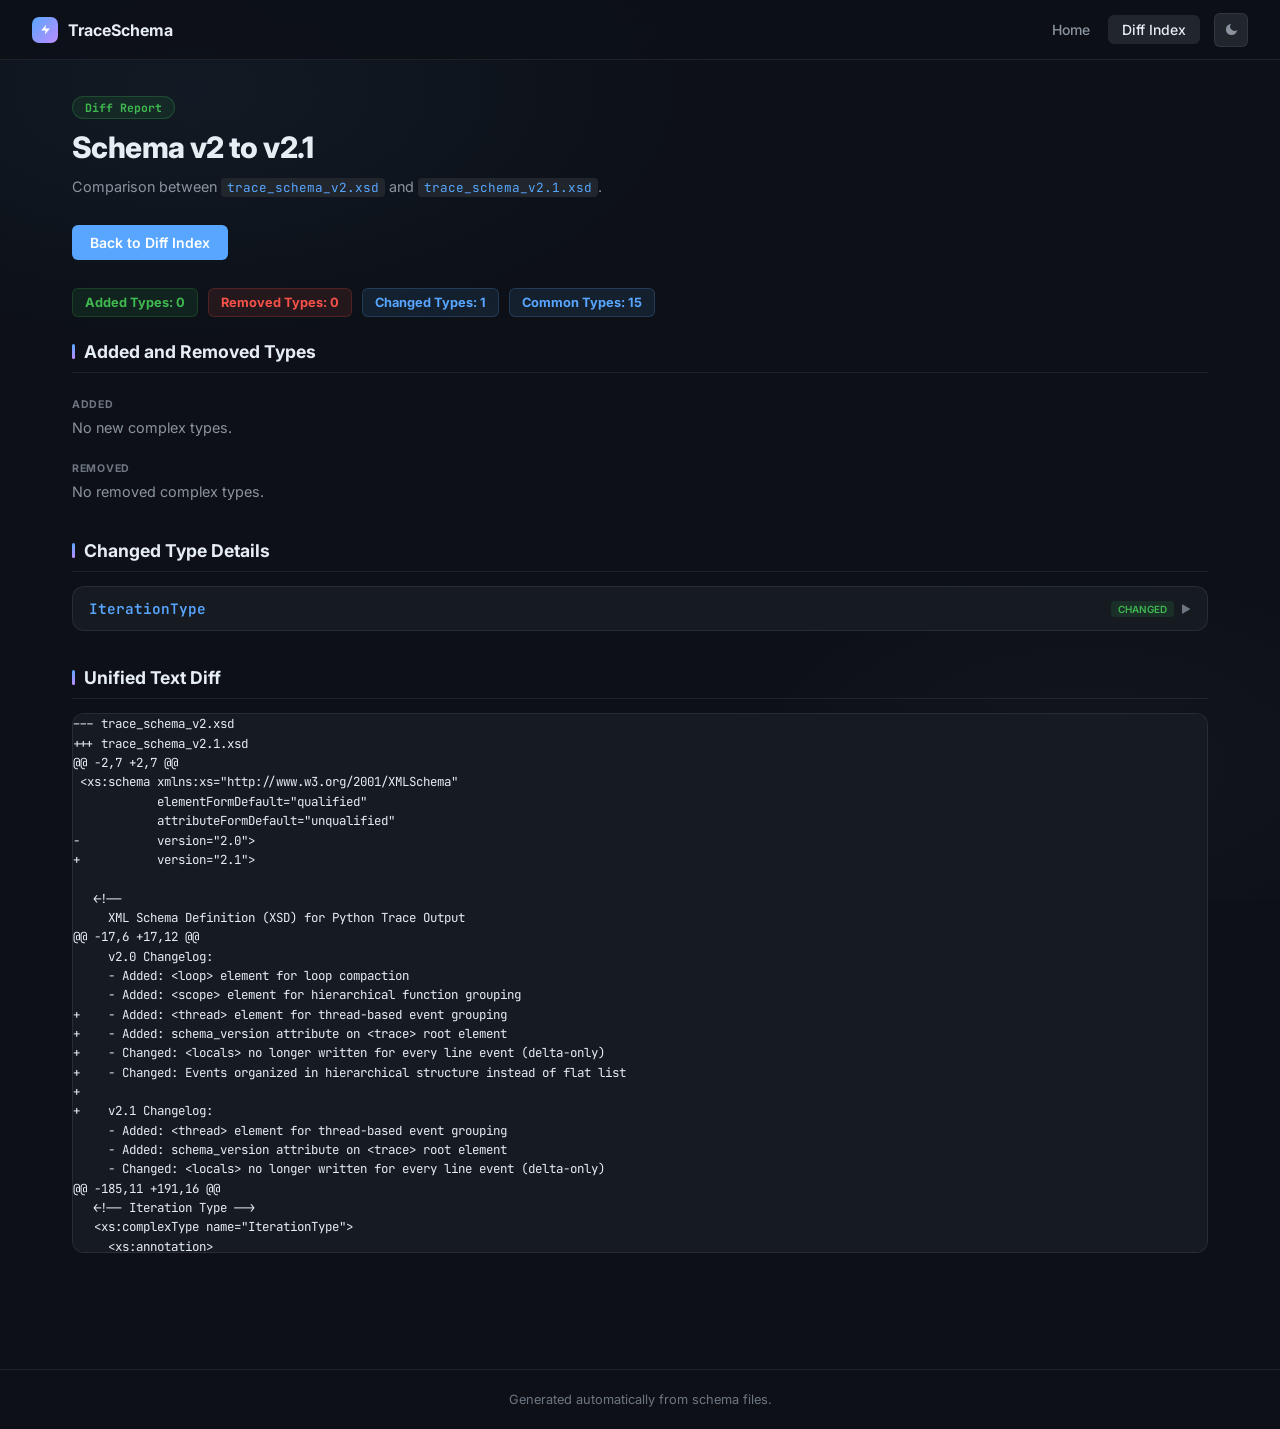
<file: version_diff/diff-v2.0-to-v2.1.html>
<!DOCTYPE html>
<html lang="en" data-theme="dark">
<head>
    <meta charset="UTF-8" />
    <meta name="viewport" content="width=device-width, initial-scale=1.0" />
    <title>Schema Diff v2 to v2.1 - TraceSchema Docs</title>
    <link rel="preconnect" href="https://fonts.googleapis.com" />
    <link rel="preconnect" href="https://fonts.gstatic.com" crossorigin />
    <link href="https://fonts.googleapis.com/css2?family=Inter:wght@300;400;500;600;700;800&family=JetBrains+Mono:wght@400;500&display=swap" rel="stylesheet" />
    <link rel="stylesheet" href="../site/schema-shared.css" />
    <style>
        .diff-page { position: relative; z-index: 1; max-width: 1200px; margin: 0 auto; padding: 36px 2rem 80px; }
        .diff-stats { display: flex; gap: 10px; margin: 10px 0 24px; flex-wrap: wrap; }
        .diff-stat { display: inline-flex; padding: 6px 12px; border-radius: 6px; font-size: 0.8rem; font-weight: 700; }
        .stat-added { background: rgba(63,185,80,0.1); color: var(--green); border: 1px solid rgba(63,185,80,0.2); }
        .stat-removed { background: rgba(248,81,73,0.1); color: var(--red); border: 1px solid rgba(248,81,73,0.2); }
        .stat-changed { background: rgba(88,166,255,0.1); color: var(--accent); border: 1px solid rgba(88,166,255,0.2); }
        .list-wrap { display: grid; gap: 10px; margin-bottom: 22px; }
        .chip { display: inline-flex; align-items: center; padding: 3px 10px; border-radius: 999px; font-size: 0.72rem; font-weight: 700; font-family: 'JetBrains Mono', monospace; }
        .chip-added { background: rgba(63,185,80,0.12); color: var(--green); }
        .chip-removed { background: rgba(248,81,73,0.12); color: var(--red); }
        .chip-changed { background: rgba(88,166,255,0.12); color: var(--accent); }
        .code-wrap pre { margin: 0; font-family: 'JetBrains Mono', monospace; font-size: 0.78rem; line-height: 1.55; }
    </style>
</head>
<body>
    <nav>
        <a href="../index.html" class="nav-brand">
            <div class="brand-icon"><svg viewBox="0 0 24 24"><path d="M13 3L4 14h8l-1 7 9-11h-8z" /></svg></div>
            TraceSchema
        </a>
        <div class="nav-right">
            <ul class="nav-links">
                <li><a href="../index.html">Home</a></li>
                <li><a href="index.html" class="active">Diff Index</a></li>
            </ul>
            <button class="theme-btn" title="Toggle theme" onclick="toggleTheme()">
                <svg id="icon-sun" viewBox="0 0 24 24" style="display:none"><path d="M12 17a5 5 0 1 0 0-10 5 5 0 0 0 0 10zm0 2a1 1 0 0 1 1 1v1a1 1 0 0 1-2 0v-1a1 1 0 0 1 1-1zm0-16a1 1 0 0 1 1 1v1a1 1 0 0 1-2 0V4a1 1 0 0 1 1-1zm9 8a1 1 0 0 1 0 2h-1a1 1 0 0 1 0-2h1zM4 12a1 1 0 0 1 0 2H3a1 1 0 0 1 0-2h1z"/></svg>
                <svg id="icon-moon" viewBox="0 0 24 24"><path d="M21 12.79A9 9 0 1 1 11.21 3 7 7 0 0 0 21 12.79z" /></svg>
            </button>
        </div>
    </nav>

    <div class="diff-page">
        <div class="page-header">
            <div class="version-tag green">Diff Report</div>
            <h1 class="page-title">Schema v2 to v2.1</h1>
            <p class="page-desc">Comparison between <code>trace_schema_v2.xsd</code> and <code>trace_schema_v2.1.xsd</code>.</p>
        </div>

        <div class="actions-bar">
            <a href="index.html" class="btn btn-primary">Back to Diff Index</a>
        </div>

        <div class="diff-stats">
            <span class="diff-stat stat-added">Added Types: 0</span>
            <span class="diff-stat stat-removed">Removed Types: 0</span>
            <span class="diff-stat stat-changed">Changed Types: 1</span>
            <span class="diff-stat stat-changed">Common Types: 15</span>
        </div>

        <div class="doc-section">
            <h2 class="section-title">Added and Removed Types</h2>
            <div class="list-wrap">
                <div>
                    <p class="mini-label">Added</p>
                        <p class="page-desc">No new complex types.</p>
                </div>
                <div>
                    <p class="mini-label">Removed</p>
                        <p class="page-desc">No removed complex types.</p>
                </div>
            </div>
        </div>

        <div class="doc-section">
            <h2 class="section-title">Changed Type Details</h2>
                <div class="type-card">
                    <div class="type-card-header" onclick="toggleCard(this)">
                        <span class="type-name">IterationType</span>
                        <div class="header-right">
                            <span class="type-kind kind-new">CHANGED</span>
                            <span class="chevron">▶</span>
                        </div>
                    </div>
                    <div class="type-card-body">
                        <p class="mini-label">Elements Added</p>
                        <table class="mini-table">
                            <thead><tr><th>Name</th><th>Type</th><th>Occurs</th></tr></thead>
                            <tbody>
                                <tr><td><code>event</code></td><td><code>EventType</code></td><td class="occur">1..1</td></tr>
                                <tr><td><code>loop</code></td><td><code>LoopType</code></td><td class="occur">1..1</td></tr>
                                <tr><td><code>scope</code></td><td><code>ScopeType</code></td><td class="occur">1..1</td></tr>
                            </tbody>
                        </table>

                        <p class="mini-label">Elements Removed</p>
                        <table class="mini-table">
                            <thead><tr><th>Name</th><th>Type</th><th>Occurs</th></tr></thead>
                            <tbody>
                                <tr><td><code>event</code></td><td><code>EventType</code></td><td class="occur">0..unbounded</td></tr>
                            </tbody>
                        </table>

                        <p class="mini-label">Attributes Added</p>
<p class="page-desc">No added attributes.</p>
                        <p class="mini-label">Attributes Removed</p>
<p class="page-desc">No removed attributes.</p>                    </div>
                </div>
        </div>

        <div class="doc-section">
            <h2 class="section-title">Unified Text Diff</h2>
            <div class="code-wrap"><pre>--- trace_schema_v2.xsd
+++ trace_schema_v2.1.xsd
@@ -2,7 +2,7 @@
 &lt;xs:schema xmlns:xs=&#34;http://www.w3.org/2001/XMLSchema&#34; 
            elementFormDefault=&#34;qualified&#34;
            attributeFormDefault=&#34;unqualified&#34;
-           version=&#34;2.0&#34;&gt;
+           version=&#34;2.1&#34;&gt;
   
   &lt;!-- 
     XML Schema Definition (XSD) for Python Trace Output
@@ -17,6 +17,12 @@
     v2.0 Changelog:
     - Added: &lt;loop&gt; element for loop compaction
     - Added: &lt;scope&gt; element for hierarchical function grouping
+    - Added: &lt;thread&gt; element for thread-based event grouping
+    - Added: schema_version attribute on &lt;trace&gt; root element
+    - Changed: &lt;locals&gt; no longer written for every line event (delta-only)
+    - Changed: Events organized in hierarchical structure instead of flat list
+
+    v2.1 Changelog:
     - Added: &lt;thread&gt; element for thread-based event grouping
     - Added: schema_version attribute on &lt;trace&gt; root element
     - Changed: &lt;locals&gt; no longer written for every line event (delta-only)
@@ -185,11 +191,16 @@
   &lt;!-- Iteration Type --&gt;
   &lt;xs:complexType name=&#34;IterationType&#34;&gt;
     &lt;xs:annotation&gt;
-      &lt;xs:documentation&gt;Döngünün tek bir iterasyonu.&lt;/xs:documentation&gt;
-    &lt;/xs:annotation&gt;
-    &lt;xs:sequence&gt;
-      &lt;xs:element name=&#34;event&#34; type=&#34;EventType&#34; minOccurs=&#34;0&#34; maxOccurs=&#34;unbounded&#34;/&gt;
-    &lt;/xs:sequence&gt;
+      &lt;xs:documentation&gt;
+        Döngünün tek bir iterasyonu.
+        İçerik, fonksiyon çağrıları (scope) ve iç içe döngüler (loop) içerebilir.
+      &lt;/xs:documentation&gt;
+    &lt;/xs:annotation&gt;
+    &lt;xs:choice minOccurs=&#34;0&#34; maxOccurs=&#34;unbounded&#34;&gt;
+      &lt;xs:element name=&#34;event&#34; type=&#34;EventType&#34;/&gt;
+      &lt;xs:element name=&#34;scope&#34; type=&#34;ScopeType&#34;/&gt;
+      &lt;xs:element name=&#34;loop&#34; type=&#34;LoopType&#34;/&gt;
+    &lt;/xs:choice&gt;
     &lt;xs:attribute name=&#34;index&#34; type=&#34;xs:nonNegativeInteger&#34; use=&#34;required&#34;/&gt;
     &lt;xs:attribute name=&#34;iterator_value&#34; type=&#34;xs:string&#34; use=&#34;optional&#34;/&gt;
   &lt;/xs:complexType&gt;
</pre></div>
        </div>
    </div>

    <footer>Generated automatically from schema files.</footer>

    <script>
        function toggleCard(header) {
            const body = header.nextElementSibling;
            const chevron = header.querySelector('.chevron');
            const isOpen = body.style.display === 'block';
            body.style.display = isOpen ? 'none' : 'block';
            chevron.style.transform = isOpen ? 'rotate(0deg)' : 'rotate(90deg)';
        }

        function toggleTheme() {
            const html = document.documentElement;
            const isDark = html.getAttribute('data-theme') === 'dark';
            html.setAttribute('data-theme', isDark ? 'light' : 'dark');
            localStorage.setItem('schema-theme', isDark ? 'light' : 'dark');
            refreshThemeIcons();
        }

        function refreshThemeIcons() {
            const isDark = document.documentElement.getAttribute('data-theme') === 'dark';
            document.getElementById('icon-moon').style.display = isDark ? 'block' : 'none';
            document.getElementById('icon-sun').style.display = isDark ? 'none' : 'block';
        }

        (function initTheme() {
            const savedTheme = localStorage.getItem('schema-theme');
            if (savedTheme) {
                document.documentElement.setAttribute('data-theme', savedTheme);
            }
            refreshThemeIcons();
        })();
    </script>
</body>
</html>
</file>
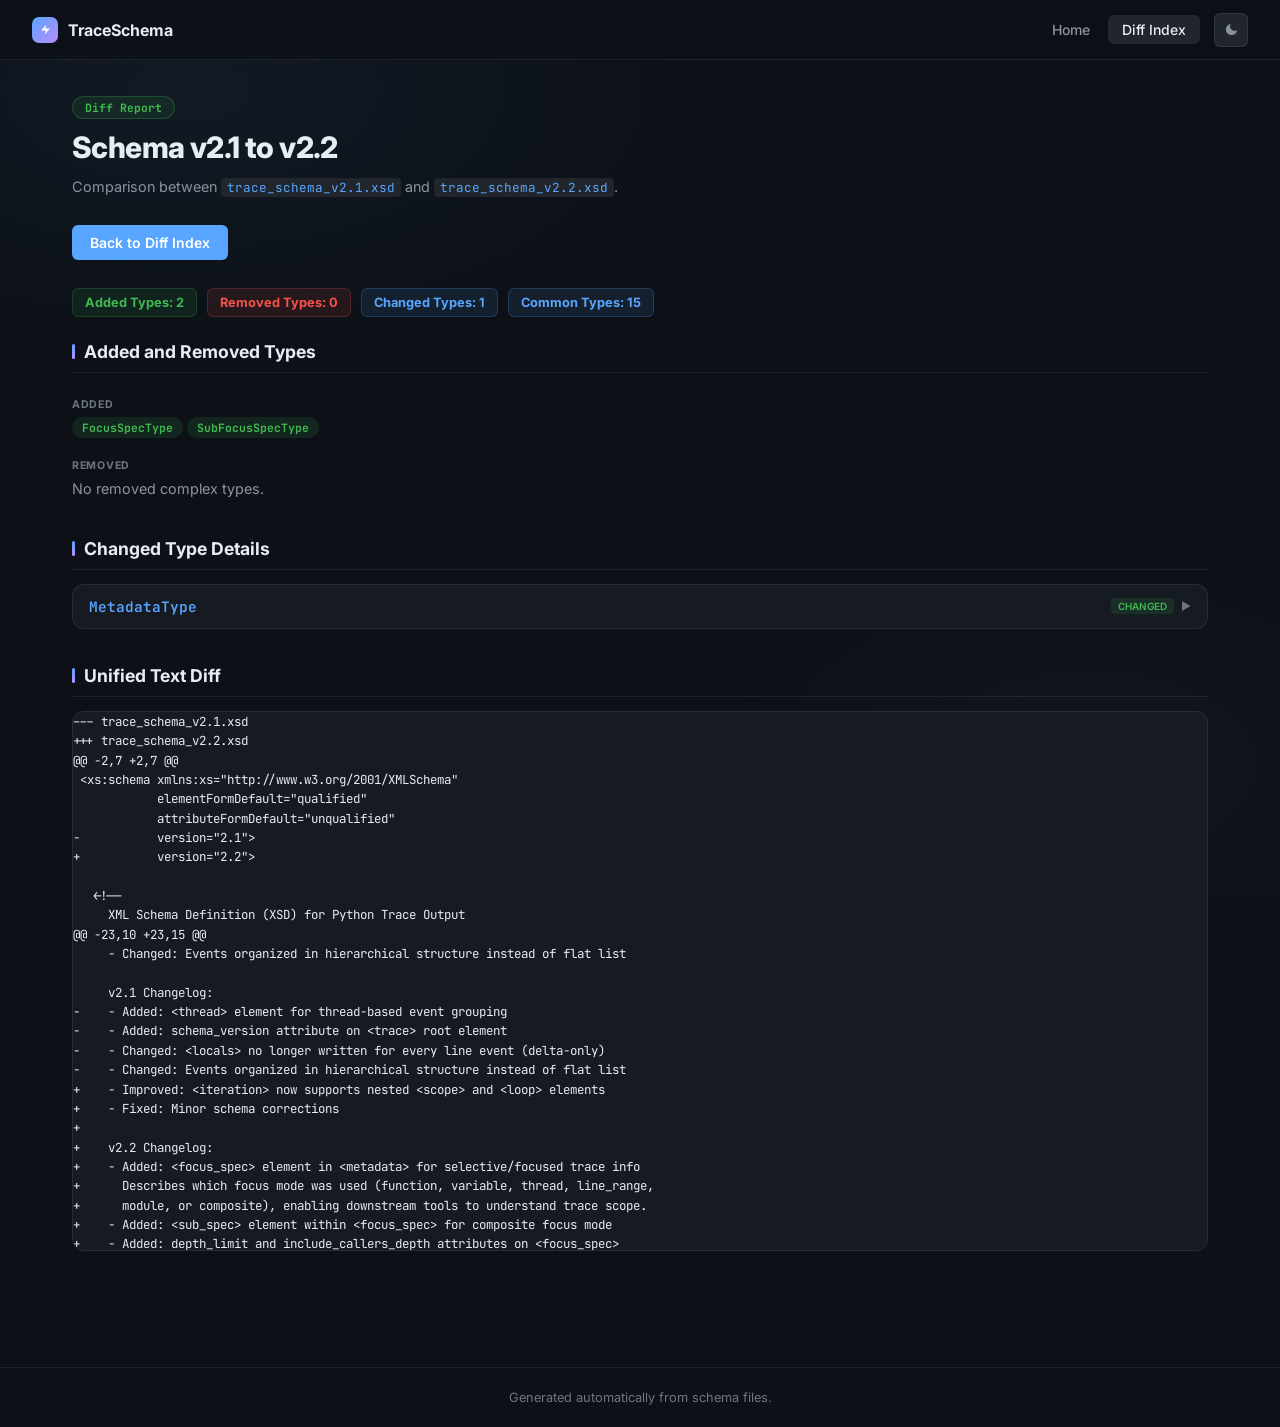
<file: version_diff/diff-v2.1-to-v2.2.html>
<!DOCTYPE html>
<html lang="en" data-theme="dark">
<head>
    <meta charset="UTF-8" />
    <meta name="viewport" content="width=device-width, initial-scale=1.0" />
    <title>Schema Diff v2.1 to v2.2 - TraceSchema Docs</title>
    <link rel="preconnect" href="https://fonts.googleapis.com" />
    <link rel="preconnect" href="https://fonts.gstatic.com" crossorigin />
    <link href="https://fonts.googleapis.com/css2?family=Inter:wght@300;400;500;600;700;800&family=JetBrains+Mono:wght@400;500&display=swap" rel="stylesheet" />
    <link rel="stylesheet" href="../site/schema-shared.css" />
    <style>
        .diff-page { position: relative; z-index: 1; max-width: 1200px; margin: 0 auto; padding: 36px 2rem 80px; }
        .diff-stats { display: flex; gap: 10px; margin: 10px 0 24px; flex-wrap: wrap; }
        .diff-stat { display: inline-flex; padding: 6px 12px; border-radius: 6px; font-size: 0.8rem; font-weight: 700; }
        .stat-added { background: rgba(63,185,80,0.1); color: var(--green); border: 1px solid rgba(63,185,80,0.2); }
        .stat-removed { background: rgba(248,81,73,0.1); color: var(--red); border: 1px solid rgba(248,81,73,0.2); }
        .stat-changed { background: rgba(88,166,255,0.1); color: var(--accent); border: 1px solid rgba(88,166,255,0.2); }
        .list-wrap { display: grid; gap: 10px; margin-bottom: 22px; }
        .chip { display: inline-flex; align-items: center; padding: 3px 10px; border-radius: 999px; font-size: 0.72rem; font-weight: 700; font-family: 'JetBrains Mono', monospace; }
        .chip-added { background: rgba(63,185,80,0.12); color: var(--green); }
        .chip-removed { background: rgba(248,81,73,0.12); color: var(--red); }
        .chip-changed { background: rgba(88,166,255,0.12); color: var(--accent); }
        .code-wrap pre { margin: 0; font-family: 'JetBrains Mono', monospace; font-size: 0.78rem; line-height: 1.55; }
    </style>
</head>
<body>
    <nav>
        <a href="../index.html" class="nav-brand">
            <div class="brand-icon"><svg viewBox="0 0 24 24"><path d="M13 3L4 14h8l-1 7 9-11h-8z" /></svg></div>
            TraceSchema
        </a>
        <div class="nav-right">
            <ul class="nav-links">
                <li><a href="../index.html">Home</a></li>
                <li><a href="index.html" class="active">Diff Index</a></li>
            </ul>
            <button class="theme-btn" title="Toggle theme" onclick="toggleTheme()">
                <svg id="icon-sun" viewBox="0 0 24 24" style="display:none"><path d="M12 17a5 5 0 1 0 0-10 5 5 0 0 0 0 10zm0 2a1 1 0 0 1 1 1v1a1 1 0 0 1-2 0v-1a1 1 0 0 1 1-1zm0-16a1 1 0 0 1 1 1v1a1 1 0 0 1-2 0V4a1 1 0 0 1 1-1zm9 8a1 1 0 0 1 0 2h-1a1 1 0 0 1 0-2h1zM4 12a1 1 0 0 1 0 2H3a1 1 0 0 1 0-2h1z"/></svg>
                <svg id="icon-moon" viewBox="0 0 24 24"><path d="M21 12.79A9 9 0 1 1 11.21 3 7 7 0 0 0 21 12.79z" /></svg>
            </button>
        </div>
    </nav>

    <div class="diff-page">
        <div class="page-header">
            <div class="version-tag green">Diff Report</div>
            <h1 class="page-title">Schema v2.1 to v2.2</h1>
            <p class="page-desc">Comparison between <code>trace_schema_v2.1.xsd</code> and <code>trace_schema_v2.2.xsd</code>.</p>
        </div>

        <div class="actions-bar">
            <a href="index.html" class="btn btn-primary">Back to Diff Index</a>
        </div>

        <div class="diff-stats">
            <span class="diff-stat stat-added">Added Types: 2</span>
            <span class="diff-stat stat-removed">Removed Types: 0</span>
            <span class="diff-stat stat-changed">Changed Types: 1</span>
            <span class="diff-stat stat-changed">Common Types: 15</span>
        </div>

        <div class="doc-section">
            <h2 class="section-title">Added and Removed Types</h2>
            <div class="list-wrap">
                <div>
                    <p class="mini-label">Added</p>
<span class="chip chip-added">FocusSpecType</span> <span class="chip chip-added">SubFocusSpecType</span>                 </div>
                <div>
                    <p class="mini-label">Removed</p>
                        <p class="page-desc">No removed complex types.</p>
                </div>
            </div>
        </div>

        <div class="doc-section">
            <h2 class="section-title">Changed Type Details</h2>
                <div class="type-card">
                    <div class="type-card-header" onclick="toggleCard(this)">
                        <span class="type-name">MetadataType</span>
                        <div class="header-right">
                            <span class="type-kind kind-new">CHANGED</span>
                            <span class="chevron">▶</span>
                        </div>
                    </div>
                    <div class="type-card-body">
                        <p class="mini-label">Elements Added</p>
                        <table class="mini-table">
                            <thead><tr><th>Name</th><th>Type</th><th>Occurs</th></tr></thead>
                            <tbody>
                                <tr><td><code>focus_spec</code></td><td><code>FocusSpecType</code></td><td class="occur">0..1</td></tr>
                            </tbody>
                        </table>

                        <p class="mini-label">Elements Removed</p>
<p class="page-desc">No removed elements.</p>
                        <p class="mini-label">Attributes Added</p>
<p class="page-desc">No added attributes.</p>
                        <p class="mini-label">Attributes Removed</p>
<p class="page-desc">No removed attributes.</p>                    </div>
                </div>
        </div>

        <div class="doc-section">
            <h2 class="section-title">Unified Text Diff</h2>
            <div class="code-wrap"><pre>--- trace_schema_v2.1.xsd
+++ trace_schema_v2.2.xsd
@@ -2,7 +2,7 @@
 &lt;xs:schema xmlns:xs=&#34;http://www.w3.org/2001/XMLSchema&#34; 
            elementFormDefault=&#34;qualified&#34;
            attributeFormDefault=&#34;unqualified&#34;
-           version=&#34;2.1&#34;&gt;
+           version=&#34;2.2&#34;&gt;
   
   &lt;!-- 
     XML Schema Definition (XSD) for Python Trace Output
@@ -23,10 +23,15 @@
     - Changed: Events organized in hierarchical structure instead of flat list
 
     v2.1 Changelog:
-    - Added: &lt;thread&gt; element for thread-based event grouping
-    - Added: schema_version attribute on &lt;trace&gt; root element
-    - Changed: &lt;locals&gt; no longer written for every line event (delta-only)
-    - Changed: Events organized in hierarchical structure instead of flat list
+    - Improved: &lt;iteration&gt; now supports nested &lt;scope&gt; and &lt;loop&gt; elements
+    - Fixed: Minor schema corrections
+
+    v2.2 Changelog:
+    - Added: &lt;focus_spec&gt; element in &lt;metadata&gt; for selective/focused trace info
+      Describes which focus mode was used (function, variable, thread, line_range,
+      module, or composite), enabling downstream tools to understand trace scope.
+    - Added: &lt;sub_spec&gt; element within &lt;focus_spec&gt; for composite focus mode
+    - Added: depth_limit and include_callers_depth attributes on &lt;focus_spec&gt;
   --&gt;
   
   &lt;!-- Kök Element --&gt;
@@ -43,7 +48,7 @@
       &lt;/xs:sequence&gt;
       &lt;xs:attribute name=&#34;schema_version&#34; type=&#34;xs:string&#34; use=&#34;required&#34;&gt;
         &lt;xs:annotation&gt;
-          &lt;xs:documentation&gt;Şema versiyonu (örn: 2.0)&lt;/xs:documentation&gt;
+          &lt;xs:documentation&gt;Şema versiyonu (örn: 2.2)&lt;/xs:documentation&gt;
         &lt;/xs:annotation&gt;
       &lt;/xs:attribute&gt;
     &lt;/xs:complexType&gt;
@@ -54,6 +59,7 @@
     &lt;xs:annotation&gt;
       &lt;xs:documentation&gt;
         Program ve trace çalıştırması hakkında meta bilgiler.
+        v2.2: focus_spec elementi eklendi.
       &lt;/xs:documentation&gt;
     &lt;/xs:annotation&gt;
     &lt;xs:sequence&gt;
@@ -83,14 +89,129 @@
       
       &lt;xs:element name=&#34;schema_version&#34; type=&#34;xs:string&#34; minOccurs=&#34;0&#34;&gt;
         &lt;xs:annotation&gt;
-          &lt;xs:documentation&gt;Şema versiyonu (örn: 2.0)&lt;/xs:documentation&gt;
+          &lt;xs:documentation&gt;Şema versiyonu (örn: 2.2)&lt;/xs:documentation&gt;
+        &lt;/xs:annotation&gt;
+      &lt;/xs:element&gt;
+
+      &lt;!-- v2.2: Focused / Selective Trace Metadata --&gt;
+      &lt;xs:element name=&#34;focus_spec&#34; type=&#34;FocusSpecType&#34; minOccurs=&#34;0&#34;&gt;
+        &lt;xs:annotation&gt;
+          &lt;xs:documentation&gt;
+            Odaklanmış trace yapılandırması.
+            Sadece focus modu aktifse yazılır.
+            Hangi fonksiyon, değişken, satır aralığı veya modülün trace edildiğini belgeler.
+          &lt;/xs:documentation&gt;
         &lt;/xs:annotation&gt;
       &lt;/xs:element&gt;
       
       &lt;xs:element name=&#34;statistics&#34; type=&#34;StatisticsType&#34;/&gt;
     &lt;/xs:sequence&gt;
   &lt;/xs:complexType&gt;
-  
+
+  &lt;!-- Focus Spec Type (v2.2) --&gt;
+  &lt;xs:complexType name=&#34;FocusSpecType&#34;&gt;
+    &lt;xs:annotation&gt;
+      &lt;xs:documentation&gt;
+        TraceRecorder focus yapılandırması.
+        
+        Modlar:
+        - function   : Belirtilen fonksiyon(lar) trace edildi
+        - variable   : Belirtilen değişken(ler) izlendi
+        - thread     : Belirtilen thread(ler) trace edildi
+        - line_range : Belirtilen satır aralığı trace edildi
+        - module     : Belirtilen modül/dosya(lar) trace edildi
+        - composite  : Birden fazla mod birleştirildi (sub_spec listesi ile)
+        
+        Hedefler (targets):
+        - function modu: [&#34;factorial&#34;, &#34;merge_sort&#34;]
+        - variable modu: [&#34;counter&#34;, &#34;factorial:result&#34;]  (opsiyonel scope:var formatı)
+        - thread modu:   [&#34;Thread-1&#34;, &#34;worker&#34;]
+        - line_range:    [&#34;10-30&#34;, &#34;50-80&#34;]
+        - module modu:   [&#34;vrp_solver&#34;, &#34;utils*&#34;]        (glob desteklenir)
+      &lt;/xs:documentation&gt;
+    &lt;/xs:annotation&gt;
+    &lt;xs:sequence&gt;
+      &lt;!-- Tek hedef listesi (composite dışı modlar) --&gt;
+      &lt;xs:element name=&#34;target&#34; type=&#34;xs:string&#34; minOccurs=&#34;0&#34; maxOccurs=&#34;unbounded&#34;&gt;
+        &lt;xs:annotation&gt;
+          &lt;xs:documentation&gt;Tek bir odak hedefi (fonksiyon adı, değişken, satır aralığı, vb.)&lt;/xs:documentation&gt;
+        &lt;/xs:annotation&gt;
+      &lt;/xs:element&gt;
+      &lt;!-- Composite mod: alt spec&#39;ler --&gt;
+      &lt;xs:element name=&#34;sub_spec&#34; type=&#34;SubFocusSpecType&#34; minOccurs=&#34;0&#34; maxOccurs=&#34;unbounded&#34;&gt;
+        &lt;xs:annotation&gt;
+          &lt;xs:documentation&gt;Composite fokus modunun alt spec&#39;i&lt;/xs:documentation&gt;
+        &lt;/xs:annotation&gt;
+      &lt;/xs:element&gt;
+    &lt;/xs:sequence&gt;
+    &lt;xs:attribute name=&#34;mode&#34; type=&#34;FocusModeEnum&#34; use=&#34;required&#34;&gt;
+      &lt;xs:annotation&gt;
+        &lt;xs:documentation&gt;Odak modu&lt;/xs:documentation&gt;
+      &lt;/xs:annotation&gt;
+    &lt;/xs:attribute&gt;
+    &lt;xs:attribute name=&#34;operator&#34; use=&#34;optional&#34; default=&#34;union&#34;&gt;
+      &lt;xs:annotation&gt;
+        &lt;xs:documentation&gt;Composite mod için birleştirme operatörü: union | intersection&lt;/xs:documentation&gt;
+      &lt;/xs:annotation&gt;
+      &lt;xs:simpleType&gt;
+        &lt;xs:restriction base=&#34;xs:string&#34;&gt;
+          &lt;xs:enumeration value=&#34;union&#34;/&gt;
+          &lt;xs:enumeration value=&#34;intersection&#34;/&gt;
+        &lt;/xs:restriction&gt;
+      &lt;/xs:simpleType&gt;
+    &lt;/xs:attribute&gt;
+    &lt;xs:attribute name=&#34;include_callers_depth&#34; type=&#34;xs:nonNegativeInteger&#34; use=&#34;optional&#34;&gt;
+      &lt;xs:annotation&gt;
+        &lt;xs:documentation&gt;
+          (function modu) Odak fonksiyonunu çağıran kaç seviye yukarısı da trace edildi.
+          0 = çağıranlar dahil edilmedi. 1 = anlık çağıran dahil edildi (varsayılan).
+        &lt;/xs:documentation&gt;
+      &lt;/xs:annotation&gt;
+    &lt;/xs:attribute&gt;
+    &lt;xs:attribute name=&#34;depth_limit&#34; type=&#34;xs:nonNegativeInteger&#34; use=&#34;optional&#34;&gt;
+      &lt;xs:annotation&gt;
+        &lt;xs:documentation&gt;
+          Odak noktasından maksimum call stack derinliği.
+          Belirtilmemişse sınırsız.
+        &lt;/xs:documentation&gt;
+      &lt;/xs:annotation&gt;
+    &lt;/xs:attribute&gt;
+  &lt;/xs:complexType&gt;
+
+  &lt;!-- Sub Focus Spec Type (composite mode children) --&gt;
+  &lt;xs:complexType name=&#34;SubFocusSpecType&#34;&gt;
+    &lt;xs:annotation&gt;
+      &lt;xs:documentation&gt;Composite focus modunun alt spec elementi.&lt;/xs:documentation&gt;
+    &lt;/xs:annotation&gt;
+    &lt;xs:sequence&gt;
+      &lt;xs:element name=&#34;target&#34; type=&#34;xs:string&#34; minOccurs=&#34;0&#34; maxOccurs=&#34;unbounded&#34;/&gt;
+    &lt;/xs:sequence&gt;
+    &lt;xs:attribute name=&#34;mode&#34; type=&#34;FocusModeEnum&#34; use=&#34;required&#34;/&gt;
+  &lt;/xs:complexType&gt;
+
+  &lt;!-- Focus Mode Enum --&gt;
+  &lt;xs:simpleType name=&#34;FocusModeEnum&#34;&gt;
+    &lt;xs:annotation&gt;
+      &lt;xs:documentation&gt;
+        Geçerli odak modları:
+        - function   : Fonksiyon bazlı odak
+        - variable   : Değişken bazlı odak
+        - thread     : Thread bazlı odak
+        - line_range : Satır aralığı bazlı odak
+        - module     : Modül/dosya bazlı odak
+        - composite  : Birden fazla mod birleşimi
+      &lt;/xs:documentation&gt;
+    &lt;/xs:annotation&gt;
+    &lt;xs:restriction base=&#34;xs:string&#34;&gt;
+      &lt;xs:enumeration value=&#34;function&#34;/&gt;
+      &lt;xs:enumeration value=&#34;variable&#34;/&gt;
+      &lt;xs:enumeration value=&#34;thread&#34;/&gt;
+      &lt;xs:enumeration value=&#34;line_range&#34;/&gt;
+      &lt;xs:enumeration value=&#34;module&#34;/&gt;
+      &lt;xs:enumeration value=&#34;composite&#34;/&gt;
+    &lt;/xs:restriction&gt;
+  &lt;/xs:simpleType&gt;
+
   &lt;!-- Statistics Type --&gt;
   &lt;xs:complexType name=&#34;StatisticsType&#34;&gt;
     &lt;xs:annotation&gt;
@@ -273,123 +394,27 @@
       &lt;/xs:documentation&gt;
     &lt;/xs:annotation&gt;
     &lt;xs:sequence&gt;
-      &lt;xs:element name=&#34;thread_id&#34; type=&#34;xs:nonNegativeInteger&#34; minOccurs=&#34;0&#34;&gt;
-        &lt;xs:annotation&gt;
-          &lt;xs:documentation&gt;
-            Event&#39;in oluştuğu thread ID.
-            v2: Scope veya loop içindeki event&#39;lerde (threading kapalıysa) yazılmaz.
-          &lt;/xs:documentation&gt;
-        &lt;/xs:annotation&gt;
-      &lt;/xs:element&gt;
-      
-      &lt;xs:element name=&#34;file&#34; type=&#34;xs:string&#34; minOccurs=&#34;0&#34;&gt;
-        &lt;xs:annotation&gt;
-          &lt;xs:documentation&gt;
-            Kaynak dosya yolu.
-            v2: Parent &amp;lt;scope&amp;gt; veya &amp;lt;thread&amp;gt;&#39;in file attribute&#39;undan okunabilir.
-          &lt;/xs:documentation&gt;
-        &lt;/xs:annotation&gt;
-      &lt;/xs:element&gt;
-      
-      &lt;xs:element name=&#34;function&#34; type=&#34;xs:string&#34; minOccurs=&#34;0&#34;&gt;
-        &lt;xs:annotation&gt;
-          &lt;xs:documentation&gt;
-            Fonksiyon adı.
-            v2: Parent &amp;lt;scope&amp;gt;&#39;un function attribute&#39;undan okunabilir.
-          &lt;/xs:documentation&gt;
-        &lt;/xs:annotation&gt;
-      &lt;/xs:element&gt;
-      
-      &lt;xs:element name=&#34;line&#34; type=&#34;xs:nonNegativeInteger&#34;&gt;
-        &lt;xs:annotation&gt;
-          &lt;xs:documentation&gt;Satır numarası&lt;/xs:documentation&gt;
-        &lt;/xs:annotation&gt;
-      &lt;/xs:element&gt;
-      
-      &lt;xs:element name=&#34;source&#34; type=&#34;xs:string&#34; minOccurs=&#34;0&#34;&gt;
-        &lt;xs:annotation&gt;
-          &lt;xs:documentation&gt;O satırdaki kaynak kod (stripped)&lt;/xs:documentation&gt;
-        &lt;/xs:annotation&gt;
-      &lt;/xs:element&gt;
-      
-      &lt;xs:element name=&#34;caller&#34; type=&#34;xs:string&#34; minOccurs=&#34;0&#34;&gt;
-        &lt;xs:annotation&gt;
-          &lt;xs:documentation&gt;Bu event&#39;i tetikleyen üst fonksiyon adı&lt;/xs:documentation&gt;
-        &lt;/xs:annotation&gt;
-      &lt;/xs:element&gt;
-      
-      &lt;xs:element name=&#34;delta&#34; type=&#34;DeltaType&#34; minOccurs=&#34;0&#34;&gt;
-        &lt;xs:annotation&gt;
-          &lt;xs:documentation&gt;Önceki event&#39;ten bu yana değişen değişkenler (added/changed/removed)&lt;/xs:documentation&gt;
-        &lt;/xs:annotation&gt;
-      &lt;/xs:element&gt;
-      
-      &lt;!-- Event tipine göre opsiyonel elementler --&gt;
-      &lt;xs:element name=&#34;arguments&#34; type=&#34;ArgumentsType&#34; minOccurs=&#34;0&#34;&gt;
-        &lt;xs:annotation&gt;
-          &lt;xs:documentation&gt;Fonksiyon argümanları (call event için)&lt;/xs:documentation&gt;
-        &lt;/xs:annotation&gt;
-      &lt;/xs:element&gt;
-      
-      &lt;xs:element name=&#34;locals&#34; type=&#34;LocalsType&#34; minOccurs=&#34;0&#34;&gt;
-        &lt;xs:annotation&gt;
-          &lt;xs:documentation&gt;
-            Local değişkenler.
-            v2: Sadece call ve return event&#39;lerinde yazılır; line event&#39;lerinde delta kullanılır.
-          &lt;/xs:documentation&gt;
-        &lt;/xs:annotation&gt;
-      &lt;/xs:element&gt;
-      
-      &lt;xs:element name=&#34;return_value&#34; type=&#34;ValueType&#34; minOccurs=&#34;0&#34;&gt;
-        &lt;xs:annotation&gt;
-          &lt;xs:documentation&gt;Return değeri (return event için)&lt;/xs:documentation&gt;
-        &lt;/xs:annotation&gt;
-      &lt;/xs:element&gt;
-      
-      &lt;xs:element name=&#34;exception&#34; type=&#34;ExceptionType&#34; minOccurs=&#34;0&#34;&gt;
-        &lt;xs:annotation&gt;
-          &lt;xs:documentation&gt;Exception bilgisi (exception event için)&lt;/xs:documentation&gt;
-        &lt;/xs:annotation&gt;
-      &lt;/xs:element&gt;
+      &lt;xs:element name=&#34;thread_id&#34; type=&#34;xs:nonNegativeInteger&#34; minOccurs=&#34;0&#34;/&gt;
+      &lt;xs:element name=&#34;file&#34; type=&#34;xs:string&#34; minOccurs=&#34;0&#34;/&gt;
+      &lt;xs:element name=&#34;function&#34; type=&#34;xs:string&#34; minOccurs=&#34;0&#34;/&gt;
+      &lt;xs:element name=&#34;line&#34; type=&#34;xs:nonNegativeInteger&#34;/&gt;
+      &lt;xs:element name=&#34;source&#34; type=&#34;xs:string&#34; minOccurs=&#34;0&#34;/&gt;
+      &lt;xs:element name=&#34;caller&#34; type=&#34;xs:string&#34; minOccurs=&#34;0&#34;/&gt;
+      &lt;xs:element name=&#34;delta&#34; type=&#34;DeltaType&#34; minOccurs=&#34;0&#34;/&gt;
+      &lt;xs:element name=&#34;arguments&#34; type=&#34;ArgumentsType&#34; minOccurs=&#34;0&#34;/&gt;
+      &lt;xs:element name=&#34;locals&#34; type=&#34;LocalsType&#34; minOccurs=&#34;0&#34;/&gt;
+      &lt;xs:element name=&#34;return_value&#34; type=&#34;ValueType&#34; minOccurs=&#34;0&#34;/&gt;
+      &lt;xs:element name=&#34;exception&#34; type=&#34;ExceptionType&#34; minOccurs=&#34;0&#34;/&gt;
     &lt;/xs:sequence&gt;
     
-    &lt;!-- Event attributes --&gt;
-    &lt;xs:attribute name=&#34;id&#34; type=&#34;xs:nonNegativeInteger&#34; use=&#34;required&#34;&gt;
-      &lt;xs:annotation&gt;
-        &lt;xs:documentation&gt;Event&#39;in benzersiz ID&#39;si&lt;/xs:documentation&gt;
-      &lt;/xs:annotation&gt;
-    &lt;/xs:attribute&gt;
-    
-    &lt;xs:attribute name=&#34;type&#34; type=&#34;EventTypeEnum&#34; use=&#34;required&#34;&gt;
-      &lt;xs:annotation&gt;
-        &lt;xs:documentation&gt;Event tipi: call, line, return, exception&lt;/xs:documentation&gt;
-      &lt;/xs:annotation&gt;
-    &lt;/xs:attribute&gt;
-    
-    &lt;xs:attribute name=&#34;timestamp&#34; type=&#34;xs:decimal&#34; use=&#34;required&#34;&gt;
-      &lt;xs:annotation&gt;
-        &lt;xs:documentation&gt;UNIX timestamp (epoch&#39;tan bu yana geçen saniye)&lt;/xs:documentation&gt;
-      &lt;/xs:annotation&gt;
-    &lt;/xs:attribute&gt;
-    
-    &lt;xs:attribute name=&#34;depth&#34; type=&#34;xs:nonNegativeInteger&#34; use=&#34;optional&#34;&gt;
-      &lt;xs:annotation&gt;
-        &lt;xs:documentation&gt;Call stack derinliği (0 = en üst seviye)&lt;/xs:documentation&gt;
-      &lt;/xs:annotation&gt;
-    &lt;/xs:attribute&gt;
+    &lt;xs:attribute name=&#34;id&#34; type=&#34;xs:nonNegativeInteger&#34; use=&#34;required&#34;/&gt;
+    &lt;xs:attribute name=&#34;type&#34; type=&#34;EventTypeEnum&#34; use=&#34;required&#34;/&gt;
+    &lt;xs:attribute name=&#34;timestamp&#34; type=&#34;xs:decimal&#34; use=&#34;required&#34;/&gt;
+    &lt;xs:attribute name=&#34;depth&#34; type=&#34;xs:nonNegativeInteger&#34; use=&#34;optional&#34;/&gt;
   &lt;/xs:complexType&gt;
   
   &lt;!-- Event Type Enum --&gt;
   &lt;xs:simpleType name=&#34;EventTypeEnum&#34;&gt;
-    &lt;xs:annotation&gt;
-      &lt;xs:documentation&gt;
-        Olası event tipleri:
-        - call: Fonksiyon çağrısı başladı
-        - line: Yeni satır çalıştırıldı
-        - return: Fonksiyon return ediyor
-        - exception: Exception fırlatıldı
-      &lt;/xs:documentation&gt;
-    &lt;/xs:annotation&gt;
     &lt;xs:restriction base=&#34;xs:string&#34;&gt;
       &lt;xs:enumeration value=&#34;call&#34;/&gt;
       &lt;xs:enumeration value=&#34;line&#34;/&gt;
@@ -400,11 +425,6 @@
   
   &lt;!-- Arguments Type --&gt;
   &lt;xs:complexType name=&#34;ArgumentsType&#34;&gt;
-    &lt;xs:annotation&gt;
-      &lt;xs:documentation&gt;
-        Fonksiyon argümanlarının listesi.
-      &lt;/xs:documentation&gt;
-    &lt;/xs:annotation&gt;
     &lt;xs:sequence&gt;
       &lt;xs:element name=&#34;arg&#34; type=&#34;ValueType&#34; minOccurs=&#34;0&#34; maxOccurs=&#34;unbounded&#34;/&gt;
     &lt;/xs:sequence&gt;
@@ -412,11 +432,6 @@
   
   &lt;!-- Locals Type --&gt;
   &lt;xs:complexType name=&#34;LocalsType&#34;&gt;
-    &lt;xs:annotation&gt;
-      &lt;xs:documentation&gt;
-        Local değişkenlerin listesi.
-      &lt;/xs:documentation&gt;
-    &lt;/xs:annotation&gt;
     &lt;xs:sequence&gt;
       &lt;xs:element name=&#34;var&#34; type=&#34;ValueType&#34; minOccurs=&#34;0&#34; maxOccurs=&#34;unbounded&#34;/&gt;
     &lt;/xs:sequence&gt;
@@ -424,61 +439,24 @@
   
   &lt;!-- Value Type (Değişken/Argüman) --&gt;
   &lt;xs:complexType name=&#34;ValueType&#34;&gt;
-    &lt;xs:annotation&gt;
-      &lt;xs:documentation&gt;
-        Bir değişken veya argümanın değeri ve tipi.
-      &lt;/xs:documentation&gt;
-    &lt;/xs:annotation&gt;
     &lt;xs:simpleContent&gt;
       &lt;xs:extension base=&#34;xs:string&#34;&gt;
-        &lt;xs:attribute name=&#34;name&#34; type=&#34;xs:string&#34; use=&#34;required&#34;&gt;
-          &lt;xs:annotation&gt;
-            &lt;xs:documentation&gt;Değişken/argüman adı&lt;/xs:documentation&gt;
-          &lt;/xs:annotation&gt;
-        &lt;/xs:attribute&gt;
-        
-        &lt;xs:attribute name=&#34;type&#34; type=&#34;xs:string&#34; use=&#34;required&#34;&gt;
-          &lt;xs:annotation&gt;
-            &lt;xs:documentation&gt;Python tipi (int, str, list, vb.)&lt;/xs:documentation&gt;
-          &lt;/xs:annotation&gt;
-        &lt;/xs:attribute&gt;
+        &lt;xs:attribute name=&#34;name&#34; type=&#34;xs:string&#34; use=&#34;required&#34;/&gt;
+        &lt;xs:attribute name=&#34;type&#34; type=&#34;xs:string&#34; use=&#34;required&#34;/&gt;
       &lt;/xs:extension&gt;
     &lt;/xs:simpleContent&gt;
   &lt;/xs:complexType&gt;
   
   &lt;!-- Exception Type --&gt;
   &lt;xs:complexType name=&#34;ExceptionType&#34;&gt;
-    &lt;xs:annotation&gt;
-      &lt;xs:documentation&gt;
-        Exception bilgisi.
-      &lt;/xs:documentation&gt;
-    &lt;/xs:annotation&gt;
-    &lt;xs:sequence&gt;
-      &lt;xs:element name=&#34;type&#34; type=&#34;xs:string&#34;&gt;
-        &lt;xs:annotation&gt;
-          &lt;xs:documentation&gt;Exception tipi (ValueError, TypeError, vb.)&lt;/xs:documentation&gt;
-        &lt;/xs:annotation&gt;
-      &lt;/xs:element&gt;
-      
-      &lt;xs:element name=&#34;value&#34; type=&#34;xs:string&#34;&gt;
-        &lt;xs:annotation&gt;
-          &lt;xs:documentation&gt;Exception mesajı&lt;/xs:documentation&gt;
-        &lt;/xs:annotation&gt;
-      &lt;/xs:element&gt;
+    &lt;xs:sequence&gt;
+      &lt;xs:element name=&#34;type&#34; type=&#34;xs:string&#34;/&gt;
+      &lt;xs:element name=&#34;value&#34; type=&#34;xs:string&#34;/&gt;
     &lt;/xs:sequence&gt;
   &lt;/xs:complexType&gt;
   
   &lt;!-- Delta Type --&gt;
   &lt;xs:complexType name=&#34;DeltaType&#34;&gt;
-    &lt;xs:annotation&gt;
-      &lt;xs:documentation&gt;
-        Bir event ile önceki event arasında değişen değişkenlerin listesi.
-        Her &#39;change&#39; elementi bir değişkenin nasıl değiştiğini gösterir:
-        - added: Yeni eklenen değişken
-        - changed: Değeri değişen değişken (old → new)
-        - removed: Silinen/scope dışı kalan değişken
-      &lt;/xs:documentation&gt;
-    &lt;/xs:annotation&gt;
     &lt;xs:sequence&gt;
       &lt;xs:element name=&#34;change&#34; type=&#34;DeltaChangeType&#34; minOccurs=&#34;0&#34; maxOccurs=&#34;unbounded&#34;/&gt;
     &lt;/xs:sequence&gt;
@@ -486,68 +464,23 @@
   
   &lt;!-- Delta Change Type --&gt;
   &lt;xs:complexType name=&#34;DeltaChangeType&#34;&gt;
-    &lt;xs:annotation&gt;
-      &lt;xs:documentation&gt;
-        Tek bir değişkenin delta bilgisi.
-        action: added | changed | removed
-        old: Önceki değer (sadece changed ve removed için)
-        new: Yeni değer (sadece added ve changed için)
-      &lt;/xs:documentation&gt;
-    &lt;/xs:annotation&gt;
-    &lt;xs:sequence&gt;
-      &lt;xs:element name=&#34;old&#34; type=&#34;xs:string&#34; minOccurs=&#34;0&#34;&gt;
-        &lt;xs:annotation&gt;
-          &lt;xs:documentation&gt;Değişkenin önceki değeri (changed/removed action için)&lt;/xs:documentation&gt;
-        &lt;/xs:annotation&gt;
-      &lt;/xs:element&gt;
-      
-      &lt;xs:element name=&#34;new&#34; type=&#34;xs:string&#34; minOccurs=&#34;0&#34;&gt;
-        &lt;xs:annotation&gt;
-          &lt;xs:documentation&gt;Değişkenin yeni değeri (added/changed action için)&lt;/xs:documentation&gt;
-        &lt;/xs:annotation&gt;
-      &lt;/xs:element&gt;
-    &lt;/xs:sequence&gt;
-    
-    &lt;xs:attribute name=&#34;name&#34; type=&#34;xs:string&#34; use=&#34;required&#34;&gt;
-      &lt;xs:annotation&gt;
-        &lt;xs:documentation&gt;Değişken adı&lt;/xs:documentation&gt;
-      &lt;/xs:annotation&gt;
-    &lt;/xs:attribute&gt;
-
-    &lt;xs:attribute name=&#34;variable&#34; type=&#34;xs:string&#34; use=&#34;optional&#34;&gt;
-      &lt;xs:annotation&gt;
-        &lt;xs:documentation&gt;Değişken adı&lt;/xs:documentation&gt;
-      &lt;/xs:annotation&gt;
-    &lt;/xs:attribute&gt;
-    
-    &lt;xs:attribute name=&#34;action&#34; type=&#34;DeltaActionEnum&#34; use=&#34;required&#34;&gt;
-      &lt;xs:annotation&gt;
-        &lt;xs:documentation&gt;Değişiklik türü: added, changed, removed&lt;/xs:documentation&gt;
-      &lt;/xs:annotation&gt;
-    &lt;/xs:attribute&gt;
-    
-    &lt;xs:attribute name=&#34;type&#34; type=&#34;xs:string&#34; use=&#34;optional&#34;&gt;
-      &lt;xs:annotation&gt;
-        &lt;xs:documentation&gt;Değişkenin Python tipi (int, str, list, vb.)&lt;/xs:documentation&gt;
-      &lt;/xs:annotation&gt;
-    &lt;/xs:attribute&gt;
+    &lt;xs:sequence&gt;
+      &lt;xs:element name=&#34;old&#34; type=&#34;xs:string&#34; minOccurs=&#34;0&#34;/&gt;
+      &lt;xs:element name=&#34;new&#34; type=&#34;xs:string&#34; minOccurs=&#34;0&#34;/&gt;
+    &lt;/xs:sequence&gt;
+    &lt;xs:attribute name=&#34;name&#34; type=&#34;xs:string&#34; use=&#34;required&#34;/&gt;
+    &lt;xs:attribute name=&#34;variable&#34; type=&#34;xs:string&#34; use=&#34;optional&#34;/&gt;
+    &lt;xs:attribute name=&#34;action&#34; type=&#34;DeltaActionEnum&#34; use=&#34;required&#34;/&gt;
+    &lt;xs:attribute name=&#34;type&#34; type=&#34;xs:string&#34; use=&#34;optional&#34;/&gt;
   &lt;/xs:complexType&gt;
   
   &lt;!-- Delta Action Enum --&gt;
   &lt;xs:simpleType name=&#34;DeltaActionEnum&#34;&gt;
-    &lt;xs:annotation&gt;
-      &lt;xs:documentation&gt;
-        Olası delta action tipleri:
-        - added: Değişken yeni oluşturuldu
-        - changed: Değişkenin değeri değişti
-        - removed: Değişken scope&#39;tan çıktı veya silindi
-      &lt;/xs:documentation&gt;
-    &lt;/xs:annotation&gt;
     &lt;xs:restriction base=&#34;xs:string&#34;&gt;
       &lt;xs:enumeration value=&#34;added&#34;/&gt;
       &lt;xs:enumeration value=&#34;changed&#34;/&gt;
       &lt;xs:enumeration value=&#34;removed&#34;/&gt;
     &lt;/xs:restriction&gt;
   &lt;/xs:simpleType&gt;
-  
+
 &lt;/xs:schema&gt;
</pre></div>
        </div>
    </div>

    <footer>Generated automatically from schema files.</footer>

    <script>
        function toggleCard(header) {
            const body = header.nextElementSibling;
            const chevron = header.querySelector('.chevron');
            const isOpen = body.style.display === 'block';
            body.style.display = isOpen ? 'none' : 'block';
            chevron.style.transform = isOpen ? 'rotate(0deg)' : 'rotate(90deg)';
        }

        function toggleTheme() {
            const html = document.documentElement;
            const isDark = html.getAttribute('data-theme') === 'dark';
            html.setAttribute('data-theme', isDark ? 'light' : 'dark');
            localStorage.setItem('schema-theme', isDark ? 'light' : 'dark');
            refreshThemeIcons();
        }

        function refreshThemeIcons() {
            const isDark = document.documentElement.getAttribute('data-theme') === 'dark';
            document.getElementById('icon-moon').style.display = isDark ? 'block' : 'none';
            document.getElementById('icon-sun').style.display = isDark ? 'none' : 'block';
        }

        (function initTheme() {
            const savedTheme = localStorage.getItem('schema-theme');
            if (savedTheme) {
                document.documentElement.setAttribute('data-theme', savedTheme);
            }
            refreshThemeIcons();
        })();
    </script>
</body>
</html>
</file>
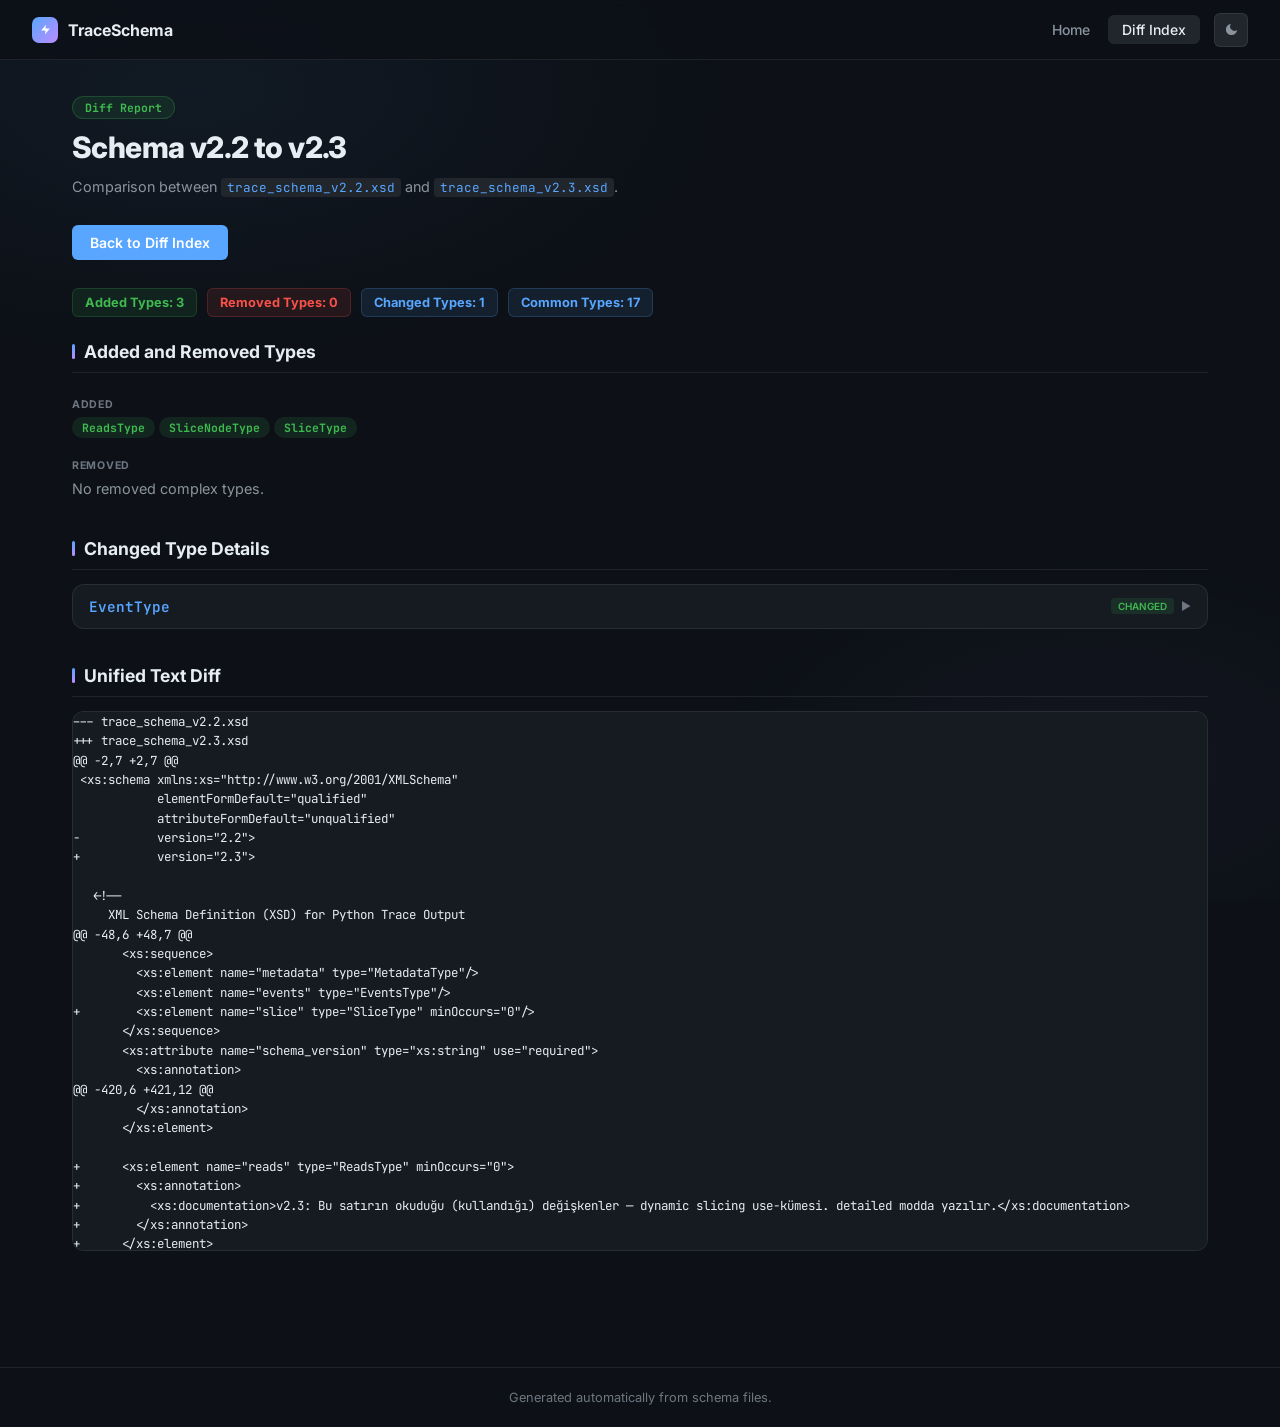
<file: version_diff/diff-v2.2-to-v2.3.html>
<!DOCTYPE html>
<html lang="en" data-theme="dark">
<head>
    <meta charset="UTF-8" />
    <meta name="viewport" content="width=device-width, initial-scale=1.0" />
    <title>Schema Diff v2.2 to v2.3 - TraceSchema Docs</title>
    <link rel="preconnect" href="https://fonts.googleapis.com" />
    <link rel="preconnect" href="https://fonts.gstatic.com" crossorigin />
    <link href="https://fonts.googleapis.com/css2?family=Inter:wght@300;400;500;600;700;800&family=JetBrains+Mono:wght@400;500&display=swap" rel="stylesheet" />
    <link rel="stylesheet" href="../site/schema-shared.css" />
    <style>
        .diff-page { position: relative; z-index: 1; max-width: 1200px; margin: 0 auto; padding: 36px 2rem 80px; }
        .diff-stats { display: flex; gap: 10px; margin: 10px 0 24px; flex-wrap: wrap; }
        .diff-stat { display: inline-flex; padding: 6px 12px; border-radius: 6px; font-size: 0.8rem; font-weight: 700; }
        .stat-added { background: rgba(63,185,80,0.1); color: var(--green); border: 1px solid rgba(63,185,80,0.2); }
        .stat-removed { background: rgba(248,81,73,0.1); color: var(--red); border: 1px solid rgba(248,81,73,0.2); }
        .stat-changed { background: rgba(88,166,255,0.1); color: var(--accent); border: 1px solid rgba(88,166,255,0.2); }
        .list-wrap { display: grid; gap: 10px; margin-bottom: 22px; }
        .chip { display: inline-flex; align-items: center; padding: 3px 10px; border-radius: 999px; font-size: 0.72rem; font-weight: 700; font-family: 'JetBrains Mono', monospace; }
        .chip-added { background: rgba(63,185,80,0.12); color: var(--green); }
        .chip-removed { background: rgba(248,81,73,0.12); color: var(--red); }
        .chip-changed { background: rgba(88,166,255,0.12); color: var(--accent); }
        .code-wrap pre { margin: 0; font-family: 'JetBrains Mono', monospace; font-size: 0.78rem; line-height: 1.55; }
    </style>
</head>
<body>
    <nav>
        <a href="../index.html" class="nav-brand">
            <div class="brand-icon"><svg viewBox="0 0 24 24"><path d="M13 3L4 14h8l-1 7 9-11h-8z" /></svg></div>
            TraceSchema
        </a>
        <div class="nav-right">
            <ul class="nav-links">
                <li><a href="../index.html">Home</a></li>
                <li><a href="index.html" class="active">Diff Index</a></li>
            </ul>
            <button class="theme-btn" title="Toggle theme" onclick="toggleTheme()">
                <svg id="icon-sun" viewBox="0 0 24 24" style="display:none"><path d="M12 17a5 5 0 1 0 0-10 5 5 0 0 0 0 10zm0 2a1 1 0 0 1 1 1v1a1 1 0 0 1-2 0v-1a1 1 0 0 1 1-1zm0-16a1 1 0 0 1 1 1v1a1 1 0 0 1-2 0V4a1 1 0 0 1 1-1zm9 8a1 1 0 0 1 0 2h-1a1 1 0 0 1 0-2h1zM4 12a1 1 0 0 1 0 2H3a1 1 0 0 1 0-2h1z"/></svg>
                <svg id="icon-moon" viewBox="0 0 24 24"><path d="M21 12.79A9 9 0 1 1 11.21 3 7 7 0 0 0 21 12.79z" /></svg>
            </button>
        </div>
    </nav>

    <div class="diff-page">
        <div class="page-header">
            <div class="version-tag green">Diff Report</div>
            <h1 class="page-title">Schema v2.2 to v2.3</h1>
            <p class="page-desc">Comparison between <code>trace_schema_v2.2.xsd</code> and <code>trace_schema_v2.3.xsd</code>.</p>
        </div>

        <div class="actions-bar">
            <a href="index.html" class="btn btn-primary">Back to Diff Index</a>
        </div>

        <div class="diff-stats">
            <span class="diff-stat stat-added">Added Types: 3</span>
            <span class="diff-stat stat-removed">Removed Types: 0</span>
            <span class="diff-stat stat-changed">Changed Types: 1</span>
            <span class="diff-stat stat-changed">Common Types: 17</span>
        </div>

        <div class="doc-section">
            <h2 class="section-title">Added and Removed Types</h2>
            <div class="list-wrap">
                <div>
                    <p class="mini-label">Added</p>
<span class="chip chip-added">ReadsType</span> <span class="chip chip-added">SliceNodeType</span> <span class="chip chip-added">SliceType</span>                 </div>
                <div>
                    <p class="mini-label">Removed</p>
                        <p class="page-desc">No removed complex types.</p>
                </div>
            </div>
        </div>

        <div class="doc-section">
            <h2 class="section-title">Changed Type Details</h2>
                <div class="type-card">
                    <div class="type-card-header" onclick="toggleCard(this)">
                        <span class="type-name">EventType</span>
                        <div class="header-right">
                            <span class="type-kind kind-new">CHANGED</span>
                            <span class="chevron">▶</span>
                        </div>
                    </div>
                    <div class="type-card-body">
                        <p class="mini-label">Elements Added</p>
                        <table class="mini-table">
                            <thead><tr><th>Name</th><th>Type</th><th>Occurs</th></tr></thead>
                            <tbody>
                                <tr><td><code>reads</code></td><td><code>ReadsType</code></td><td class="occur">0..1</td></tr>
                            </tbody>
                        </table>

                        <p class="mini-label">Elements Removed</p>
<p class="page-desc">No removed elements.</p>
                        <p class="mini-label">Attributes Added</p>
<p class="page-desc">No added attributes.</p>
                        <p class="mini-label">Attributes Removed</p>
<p class="page-desc">No removed attributes.</p>                    </div>
                </div>
        </div>

        <div class="doc-section">
            <h2 class="section-title">Unified Text Diff</h2>
            <div class="code-wrap"><pre>--- trace_schema_v2.2.xsd
+++ trace_schema_v2.3.xsd
@@ -2,7 +2,7 @@
 &lt;xs:schema xmlns:xs=&#34;http://www.w3.org/2001/XMLSchema&#34;
            elementFormDefault=&#34;qualified&#34;
            attributeFormDefault=&#34;unqualified&#34;
-           version=&#34;2.2&#34;&gt;
+           version=&#34;2.3&#34;&gt;
 
   &lt;!--
     XML Schema Definition (XSD) for Python Trace Output
@@ -48,6 +48,7 @@
       &lt;xs:sequence&gt;
         &lt;xs:element name=&#34;metadata&#34; type=&#34;MetadataType&#34;/&gt;
         &lt;xs:element name=&#34;events&#34; type=&#34;EventsType&#34;/&gt;
+        &lt;xs:element name=&#34;slice&#34; type=&#34;SliceType&#34; minOccurs=&#34;0&#34;/&gt;
       &lt;/xs:sequence&gt;
       &lt;xs:attribute name=&#34;schema_version&#34; type=&#34;xs:string&#34; use=&#34;required&#34;&gt;
         &lt;xs:annotation&gt;
@@ -420,6 +421,12 @@
         &lt;/xs:annotation&gt;
       &lt;/xs:element&gt;
 
+      &lt;xs:element name=&#34;reads&#34; type=&#34;ReadsType&#34; minOccurs=&#34;0&#34;&gt;
+        &lt;xs:annotation&gt;
+          &lt;xs:documentation&gt;v2.3: Bu satırın okuduğu (kullandığı) değişkenler — dynamic slicing use-kümesi. detailed modda yazılır.&lt;/xs:documentation&gt;
+        &lt;/xs:annotation&gt;
+      &lt;/xs:element&gt;
+
       &lt;!-- Event tipine göre opsiyonel elementler --&gt;
       &lt;xs:element name=&#34;arguments&#34; type=&#34;ArgumentsType&#34; minOccurs=&#34;0&#34;&gt;
         &lt;xs:annotation&gt;
@@ -657,4 +664,51 @@
     &lt;/xs:restriction&gt;
   &lt;/xs:simpleType&gt;
 
+  &lt;!-- v2.3: Reads Type (satırın okuduğu değişkenler — dynamic slicing use-kümesi) --&gt;
+  &lt;xs:complexType name=&#34;ReadsType&#34;&gt;
+    &lt;xs:annotation&gt;
+      &lt;xs:documentation&gt;
+        Bir satır event&#39;inin okuduğu değişkenler. name+type attribute, içerik o anki
+        değer. detailed modda ve schema &amp;gt;= 2.3 icin yazilir.
+      &lt;/xs:documentation&gt;
+    &lt;/xs:annotation&gt;
+    &lt;xs:sequence&gt;
+      &lt;xs:element name=&#34;read&#34; type=&#34;ValueType&#34; minOccurs=&#34;0&#34; maxOccurs=&#34;unbounded&#34;/&gt;
+    &lt;/xs:sequence&gt;
+  &lt;/xs:complexType&gt;
+
+  &lt;!-- v2.3: Slice Type (backward dynamic slice) --&gt;
+  &lt;xs:complexType name=&#34;SliceType&#34;&gt;
+    &lt;xs:annotation&gt;
+      &lt;xs:documentation&gt;
+        Bir slice kriterinden geriye dogru hesaplanan backward dynamic slice.
+        Her &amp;lt;node&amp;gt; slice&#39;a giren bir event&#39;i ve bagimlilik turunu gosterir.
+      &lt;/xs:documentation&gt;
+    &lt;/xs:annotation&gt;
+    &lt;xs:sequence&gt;
+      &lt;xs:element name=&#34;node&#34; type=&#34;SliceNodeType&#34; minOccurs=&#34;0&#34; maxOccurs=&#34;unbounded&#34;/&gt;
+    &lt;/xs:sequence&gt;
+    &lt;xs:attribute name=&#34;criterion&#34; type=&#34;xs:string&#34; use=&#34;required&#34;/&gt;
+    &lt;xs:attribute name=&#34;criterion_event&#34; type=&#34;xs:nonNegativeInteger&#34; use=&#34;optional&#34;/&gt;
+    &lt;xs:attribute name=&#34;include_control&#34; type=&#34;xs:boolean&#34; use=&#34;optional&#34;/&gt;
+  &lt;/xs:complexType&gt;
+
+  &lt;xs:complexType name=&#34;SliceNodeType&#34;&gt;
+    &lt;!-- line is required; event_id is optional (synthetic loop-header nodes have no event). --&gt;
+    &lt;xs:attribute name=&#34;line&#34; type=&#34;xs:nonNegativeInteger&#34; use=&#34;required&#34;/&gt;
+    &lt;xs:attribute name=&#34;event_id&#34; type=&#34;xs:nonNegativeInteger&#34; use=&#34;optional&#34;/&gt;
+    &lt;xs:attribute name=&#34;function&#34; type=&#34;xs:string&#34; use=&#34;optional&#34;/&gt;
+    &lt;xs:attribute name=&#34;file&#34; type=&#34;xs:string&#34; use=&#34;optional&#34;/&gt;
+    &lt;xs:attribute name=&#34;dependency&#34; type=&#34;SliceDependencyEnum&#34; use=&#34;optional&#34;/&gt;
+    &lt;xs:attribute name=&#34;source&#34; type=&#34;xs:string&#34; use=&#34;optional&#34;/&gt;
+  &lt;/xs:complexType&gt;
+
+  &lt;xs:simpleType name=&#34;SliceDependencyEnum&#34;&gt;
+    &lt;xs:restriction base=&#34;xs:string&#34;&gt;
+      &lt;xs:enumeration value=&#34;criterion&#34;/&gt;
+      &lt;xs:enumeration value=&#34;data&#34;/&gt;
+      &lt;xs:enumeration value=&#34;control&#34;/&gt;
+    &lt;/xs:restriction&gt;
+  &lt;/xs:simpleType&gt;
+
 &lt;/xs:schema&gt;
</pre></div>
        </div>
    </div>

    <footer>Generated automatically from schema files.</footer>

    <script>
        function toggleCard(header) {
            const body = header.nextElementSibling;
            const chevron = header.querySelector('.chevron');
            const isOpen = body.style.display === 'block';
            body.style.display = isOpen ? 'none' : 'block';
            chevron.style.transform = isOpen ? 'rotate(0deg)' : 'rotate(90deg)';
        }

        function toggleTheme() {
            const html = document.documentElement;
            const isDark = html.getAttribute('data-theme') === 'dark';
            html.setAttribute('data-theme', isDark ? 'light' : 'dark');
            localStorage.setItem('schema-theme', isDark ? 'light' : 'dark');
            refreshThemeIcons();
        }

        function refreshThemeIcons() {
            const isDark = document.documentElement.getAttribute('data-theme') === 'dark';
            document.getElementById('icon-moon').style.display = isDark ? 'block' : 'none';
            document.getElementById('icon-sun').style.display = isDark ? 'none' : 'block';
        }

        (function initTheme() {
            const savedTheme = localStorage.getItem('schema-theme');
            if (savedTheme) {
                document.documentElement.setAttribute('data-theme', savedTheme);
            }
            refreshThemeIcons();
        })();
    </script>
</body>
</html>
</file>
<file: site/schema-shared.css>
*, *::before, *::after { box-sizing: border-box; margin: 0; padding: 0; }

:root {
  --bg:#0d1117; --bg2:#161b22; --bg3:#21262d;
  --border:rgba(255,255,255,0.08);
  --accent:#58a6ff; --accent2:#79c0ff;
  --green:#3fb950; --purple:#bc8cff;
  --orange:#e3b341; --red:#f85149;
  --text:#e6edf3; --text2:#8b949e; --text3:#6e7681;
  --radius:12px; --radius-sm:6px; --shadow:0 8px 32px rgba(0,0,0,0.4);
}
[data-theme="light"] {
  --bg:#ffffff; --bg2:#f6f8fa; --bg3:#eaeef2;
  --border:rgba(0,0,0,0.1);
  --accent:#0969da; --accent2:#218bff;
  --green:#1a7f37; --purple:#8250df;
  --orange:#9a6700; --red:#d1242f;
  --text:#1f2328; --text2:#656d76; --text3:#8c959f;
  --shadow:0 4px 16px rgba(0,0,0,0.1);
}

html { scroll-behavior: smooth; }
body {
  font-family: 'Inter', sans-serif;
  background: var(--bg); color: var(--text);
  min-height: 100vh;
  transition: background 0.25s, color 0.25s;
}
body::before {
  content:''; position:fixed; inset:0; pointer-events:none; z-index:0;
  background:
    radial-gradient(ellipse 70% 50% at 15% 10%, rgba(88,166,255,0.06) 0%, transparent 60%),
    radial-gradient(ellipse 50% 40% at 85% 85%, rgba(188,140,255,0.04) 0%, transparent 60%);
}
[data-theme="light"] body::before { opacity: 0.35; }

/* NAV */
nav {
  position:sticky; top:0; z-index:100;
  display:flex; align-items:center; justify-content:space-between;
  padding:0 2rem; height:60px;
  background:rgba(13,17,23,0.88); backdrop-filter:blur(12px);
  border-bottom:1px solid var(--border);
  transition: background 0.25s;
}
[data-theme="light"] nav { background:rgba(255,255,255,0.9); }
.nav-brand { display:flex; align-items:center; gap:10px; font-weight:700; font-size:1rem; color:var(--text); text-decoration:none; }
.brand-icon { width:26px; height:26px; background:linear-gradient(135deg,var(--accent),var(--purple)); border-radius:7px; display:flex; align-items:center; justify-content:center; }
.brand-icon svg { width:13px; height:13px; fill:#fff; }
.nav-right { display:flex; align-items:center; gap:0.25rem; }
.nav-links { display:flex; align-items:center; gap:0.25rem; list-style:none; }
.nav-links a { display:flex; align-items:center; gap:6px; padding:6px 14px; border-radius:var(--radius-sm); color:var(--text2); text-decoration:none; font-size:0.875rem; font-weight:500; transition:color 0.2s,background 0.2s; }
.nav-links a:hover, .nav-links a.active { color:var(--text); background:var(--bg3); }
.nav-badge { font-size:10px; font-weight:700; padding:2px 6px; border-radius:999px; background:var(--green); color:#fff; margin-left:2px; }

/* THEME TOGGLE */
.theme-btn { display:flex; align-items:center; justify-content:center; width:34px; height:34px; border-radius:var(--radius-sm); background:var(--bg3); border:1px solid var(--border); color:var(--text2); cursor:pointer; margin-left:10px; transition:background 0.2s,color 0.2s; }
.theme-btn:hover { background:var(--bg2); color:var(--text); }
.theme-btn svg { width:15px; height:15px; fill:currentColor; }

/* LAYOUT */
.page-wrap { position:relative; z-index:1; max-width:1200px; margin:0 auto; padding:40px 2rem 80px; display:grid; grid-template-columns:230px 1fr; gap:32px; align-items:start; }

/* SIDEBAR */
.sidebar { position:sticky; top:80px; }
.sidebar-section { margin-bottom:18px; }
.sidebar-label { font-size:0.67rem; font-weight:700; color:var(--text3); text-transform:uppercase; letter-spacing:0.09em; margin-bottom:5px; }
.sidebar-link { display:flex; align-items:center; gap:7px; padding:5px 10px; border-radius:5px; color:var(--text2); text-decoration:none; font-size:0.8rem; transition:all 0.15s; border-left:2px solid transparent; }
.sidebar-link:hover { color:var(--text); background:var(--bg2); border-left-color:var(--accent); }
.sidebar-link.active { color:var(--accent); background:rgba(88,166,255,0.08); border-left-color:var(--accent); }

/* PAGE HEADER */
.page-header { margin-bottom:26px; }
.version-tag { display:inline-flex; align-items:center; padding:3px 12px; background:rgba(88,166,255,0.1); border:1px solid rgba(88,166,255,0.25); border-radius:999px; font-size:0.72rem; font-weight:700; color:var(--accent); font-family:'JetBrains Mono',monospace; margin-bottom:10px; }
.version-tag.green { background:rgba(63,185,80,0.1); border-color:rgba(63,185,80,0.25); color:var(--green); }
.page-title { font-size:1.85rem; font-weight:800; letter-spacing:-0.02em; margin-bottom:10px; }
.page-desc { color:var(--text2); line-height:1.7; font-size:0.9rem; max-width:680px; }
.page-desc code { font-family:'JetBrains Mono',monospace; font-size:0.88em; color:var(--accent); background:var(--bg3); padding:1px 6px; border-radius:4px; }

/* ACTIONS */
.actions-bar { display:flex; gap:10px; margin-bottom:28px; flex-wrap:wrap; }
.btn { display:inline-flex; align-items:center; gap:7px; padding:9px 18px; border-radius:var(--radius-sm); font-size:0.875rem; font-weight:600; text-decoration:none; transition:all 0.2s; border:none; cursor:pointer; white-space:nowrap; }
.btn-primary { background:var(--accent); color:#fff; }
.btn-primary:hover { background:var(--accent2); transform:translateY(-1px); }
.btn-secondary { background:var(--bg3); color:var(--text); border:1px solid var(--border); }
.btn-secondary:hover { background:var(--bg2); transform:translateY(-1px); }

/* DOC SECTIONS */
.doc-section { margin-bottom:36px; }
.section-title { font-size:1.1rem; font-weight:700; margin-bottom:14px; display:flex; align-items:center; gap:9px; padding-bottom:10px; border-bottom:1px solid var(--border); }
.section-title::before { content:''; display:inline-block; width:3px; height:15px; background:linear-gradient(180deg,var(--accent),var(--purple)); border-radius:2px; }

/* TYPE CARDS */
.type-card { background:var(--bg2); border:1px solid var(--border); border-radius:var(--radius); overflow:hidden; transition:border-color 0.2s; margin-bottom:8px; }
.type-card:hover { border-color:rgba(88,166,255,0.25); }
.type-card-header { display:flex; align-items:center; justify-content:space-between; padding:12px 16px; cursor:pointer; user-select:none; }
.type-card-header:hover { background:rgba(88,166,255,0.03); }
.type-name { font-family:'JetBrains Mono',monospace; font-size:0.9rem; font-weight:600; color:var(--accent); }
.header-right { display:flex; align-items:center; gap:7px; }
.type-kind { font-size:0.68rem; padding:2px 7px; border-radius:4px; font-weight:600; }
.kind-complex { background:rgba(88,166,255,0.12); color:var(--accent); }
.kind-element { background:rgba(63,185,80,0.12); color:var(--green); }
.kind-enum    { background:rgba(227,179,65,0.12); color:var(--orange); }
.kind-new     { background:rgba(63,185,80,0.12); color:var(--green); font-size:0.62rem; }
.chevron { color:var(--text3); font-size:0.68rem; transition:transform 0.2s; }
.type-card-body { display:none; padding:4px 16px 16px; }
.type-doc { font-size:0.82rem; color:var(--text2); line-height:1.6; margin-bottom:11px; padding:9px 12px; background:var(--bg3); border-radius:6px; border-left:3px solid var(--accent); }

/* MINI TABLE */
.mini-label { font-size:0.66rem; font-weight:700; color:var(--text3); text-transform:uppercase; letter-spacing:0.07em; margin:11px 0 5px; }
.mini-table { width:100%; border-collapse:collapse; font-size:0.79rem; }
.mini-table thead th { padding:7px 9px; text-align:left; color:var(--text3); font-weight:600; font-size:0.68rem; text-transform:uppercase; letter-spacing:0.05em; border-bottom:1px solid var(--border); }
.mini-table tbody td { padding:7px 9px; border-bottom:1px solid rgba(88,166,255,0.04); vertical-align:top; }
.mini-table tbody tr:last-child td { border-bottom:none; }
.mini-table code { font-family:'JetBrains Mono',monospace; font-size:0.77rem; color:var(--accent); background:rgba(88,166,255,0.08); padding:1px 5px; border-radius:3px; }
.occur { color:var(--text3); font-size:0.74rem; }
.req-badge { font-size:0.64rem; padding:1px 6px; border-radius:3px; font-weight:600; }
.req-yes { background:rgba(63,185,80,0.12); color:var(--green); }
.req-no  { background:rgba(110,118,129,0.1); color:var(--text3); }

/* RAW XSD */
.raw-header { display:flex; align-items:center; justify-content:space-between; margin-bottom:10px; }
.raw-filename { color:var(--text2); font-size:0.8rem; font-family:'JetBrains Mono',monospace; }
.copy-btn { display:inline-flex; align-items:center; gap:5px; padding:5px 12px; background:var(--bg3); border:1px solid var(--border); border-radius:5px; color:var(--text2); font-size:0.77rem; font-weight:600; cursor:pointer; transition:all 0.2s; }
.copy-btn:hover { color:var(--text); }
.code-wrap { background:var(--bg2) !important; border:1px solid var(--border); border-radius:var(--radius); overflow:auto; max-height:540px; }
pre[class*="language-"] { margin:0 !important; background:transparent !important; font-size:0.8rem !important; }

/* CHANGELOG CARDS */
.changelog-grid { display:grid; gap:9px; }
.cl-card { display:flex; gap:14px; padding:14px 16px; background:var(--bg2); border:1px solid var(--border); border-radius:var(--radius); align-items:flex-start; }
.cl-icon { width:32px; height:32px; border-radius:8px; display:flex; align-items:center; justify-content:center; flex-shrink:0; font-size:0.65rem; font-weight:700; text-transform:uppercase; letter-spacing:0.05em; }
.cl-added   { background:rgba(63,185,80,0.12); color:var(--green); }
.cl-changed { background:rgba(88,166,255,0.12); color:var(--accent); }
.cl-card h4 { font-size:0.875rem; font-weight:700; margin-bottom:4px; }
.cl-card p  { font-size:0.8rem; color:var(--text2); line-height:1.55; }
.cl-card code { font-family:'JetBrains Mono',monospace; font-size:0.78em; color:var(--accent); background:rgba(88,166,255,0.08); padding:1px 5px; border-radius:3px; }

/* DIFF */
.diff-toggle { display:flex; background:var(--bg3); border:1px solid var(--border); border-radius:6px; overflow:hidden; }
.diff-toggle button { padding:7px 16px; background:transparent; border:none; color:var(--text2); font-size:0.8rem; font-weight:600; cursor:pointer; transition:all 0.15s; }
.diff-toggle button.active { background:var(--accent); color:#fff; }
#diff-output { background:transparent; border:none; }
.loading-msg { color:var(--text3); font-size:0.85rem; padding:24px; text-align:center; }

/* FOOTER */
footer { position:relative; z-index:1; border-top:1px solid var(--border); padding:22px 2rem; text-align:center; color:var(--text3); font-size:0.8rem; }
footer a { color:var(--accent); text-decoration:none; }
footer a:hover { text-decoration:underline; }

@media (max-width:900px)  { .page-wrap { grid-template-columns:1fr; } .sidebar { position:static; } }
@media (max-width:600px)  { nav { padding:0 1rem; } .nav-links a span { display:none; } .page-wrap { padding:24px 1rem 60px; } }

/* ── i18n language toggle ── */
html[data-lang="en"] .i18n-tr { display: none !important; }
html[data-lang="tr"] .i18n-en { display: none !important; }

.lang-toggle {
  display: flex;
  align-items: center;
  background: var(--bg3);
  border: 1px solid var(--border);
  border-radius: var(--radius-sm);
  overflow: hidden;
  margin-left: 8px;
}
.lang-btn {
  padding: 5px 10px;
  border: none;
  background: transparent;
  color: var(--text2);
  font-size: 0.71rem;
  font-weight: 700;
  cursor: pointer;
  font-family: 'JetBrains Mono', monospace;
  letter-spacing: 0.06em;
  line-height: 1;
  transition: background 0.15s, color 0.15s;
}
.lang-btn.active { background: var(--accent); color: #fff; }
.lang-btn:hover:not(.active) { background: var(--bg2); color: var(--text); }
</file>
